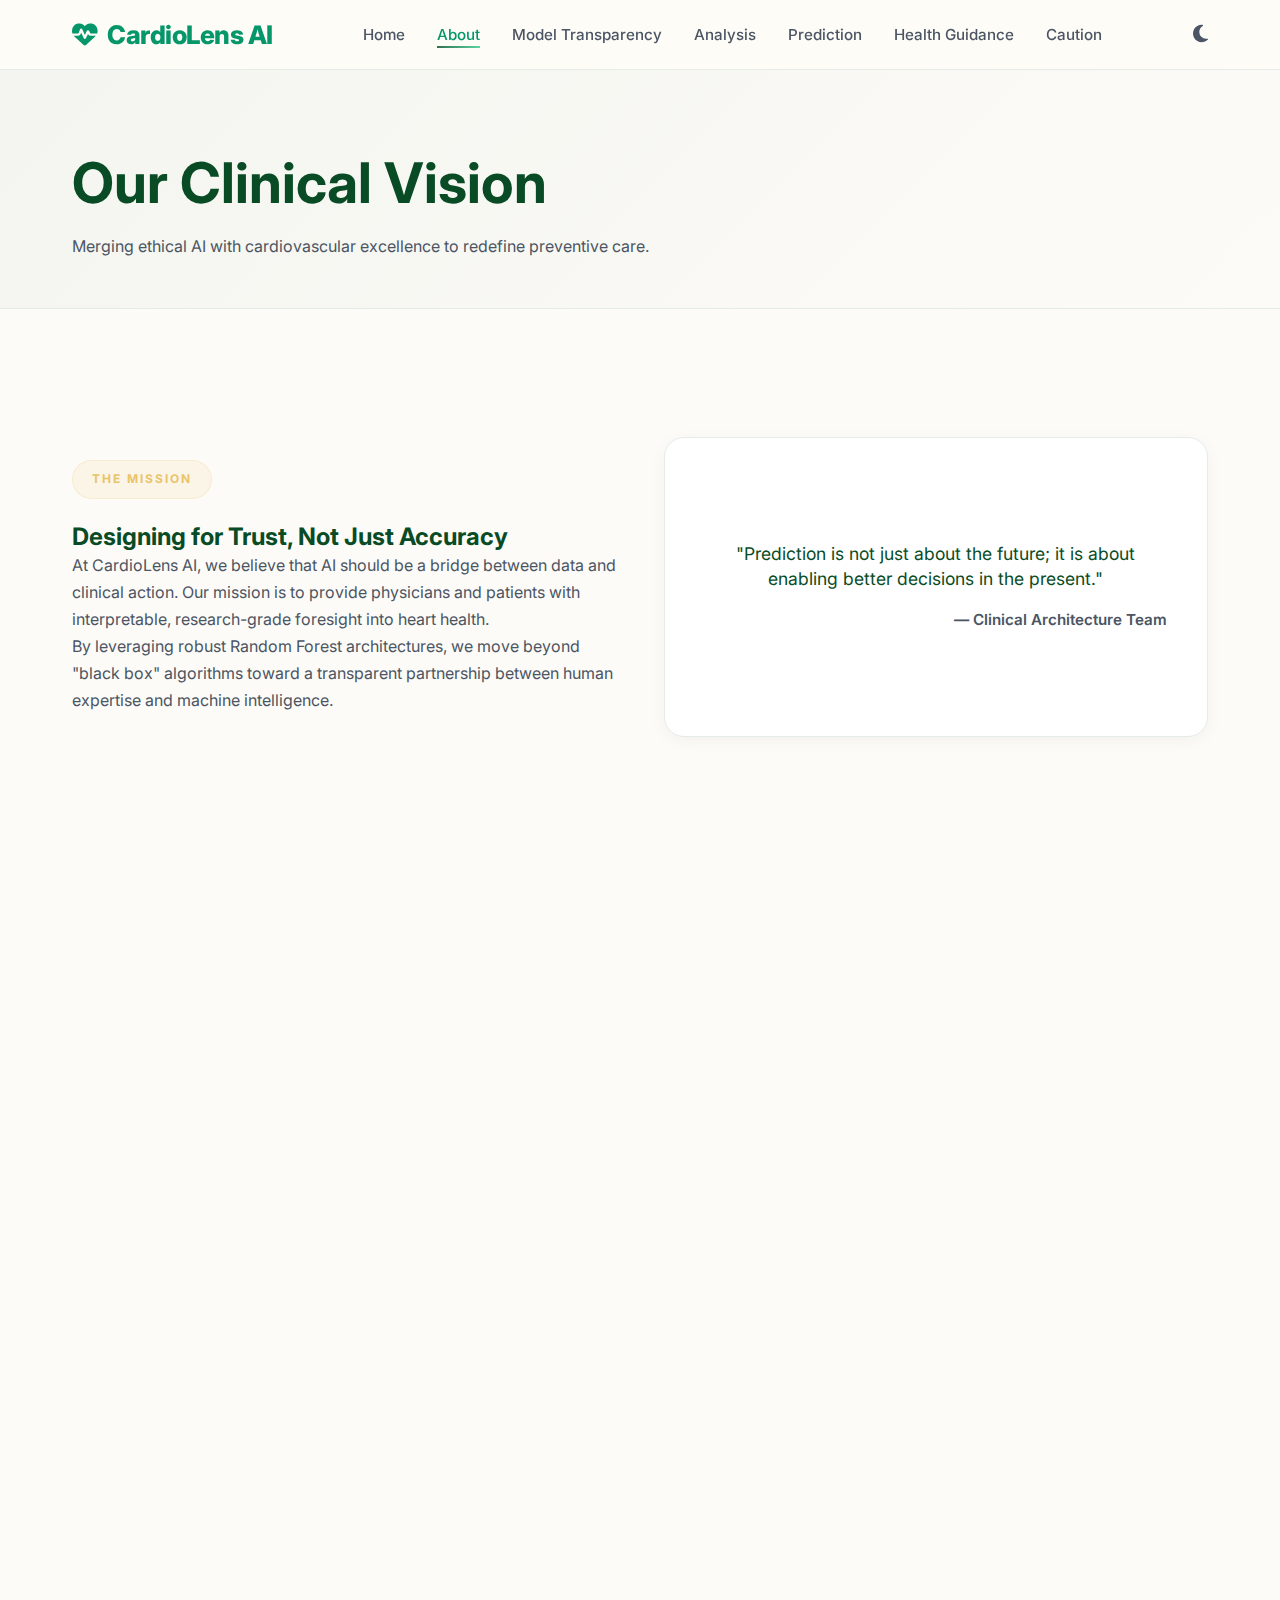
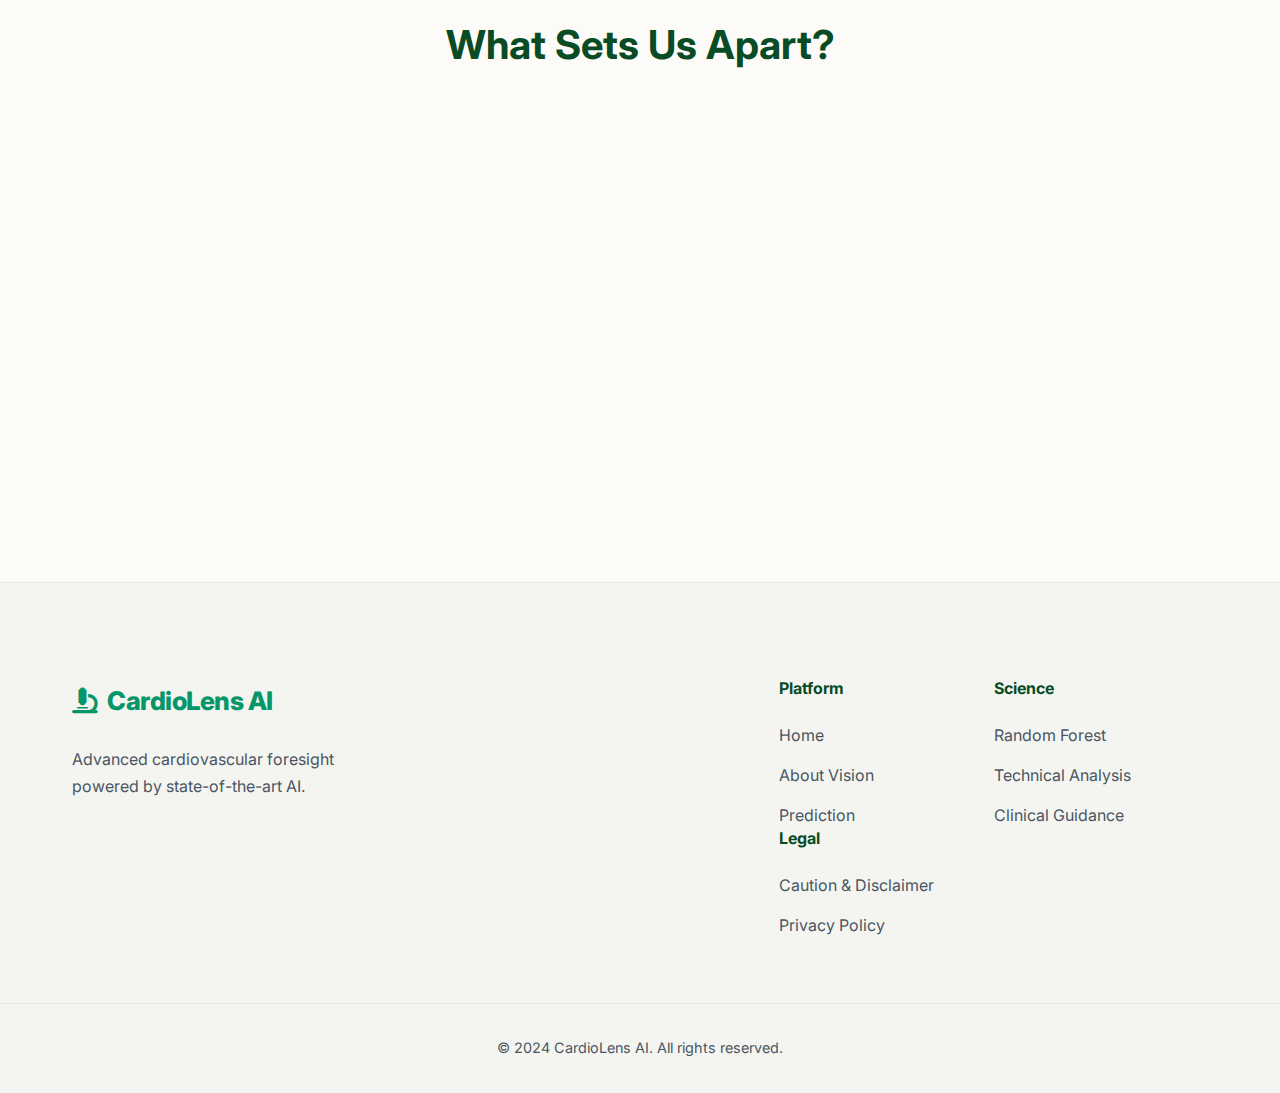
<file: Frontend/about.html>
<!DOCTYPE html>
<html lang="en">

<head>
    <meta charset="UTF-8">
    <meta name="viewport" content="width=device-width, initial-scale=1.0">
    <title>About CardioLens AI | Vision & Clinical Integrity</title>
    <!-- Font Awesome for Icons -->
    <link rel="stylesheet" href="https://cdnjs.cloudflare.com/ajax/libs/font-awesome/6.4.0/css/all.min.css">
    <!-- Google Fonts: Inter -->
    <link href="https://fonts.googleapis.com/css2?family=Inter:wght@300;400;500;600;700&display=swap" rel="stylesheet">
    <link rel="stylesheet" href="style.css">
</head>

<body class="light-theme">
    <nav class="navbar" id="navbar">
        <div class="container nav-container">
            <a href="index.html" class="logo">
                <!-- <i class="fas fa-microscope"></i> -->
                <i class="heartbeat fas fa-heart-pulse"></i>
                <span>CardioLens AI</span>
            </a>
            <ul class="nav-menu" id="nav-menu">
                <li><a href="index.html">Home</a></li>
                <li><a href="about.html" class="active">About</a></li>
                <li><a href="model.html">Model Transparency</a></li>
                <li><a href="analysis.html">Analysis</a></li>
                <li><a href="prediction.html">Prediction</a></li>
                <li><a href="guidance.html">Health Guidance</a></li>
                <li><a href="caution.html">Caution</a></li>
            </ul>
            <div class="nav-actions">
                <button id="theme-toggle" class="theme-btn" aria-label="Toggle Theme">
                    <i class="fas fa-moon"></i>
                </button>
                <div class="hamburger" id="hamburger">
                    <span class="bar"></span>
                    <span class="bar"></span>
                    <span class="bar"></span>
                </div>
            </div>
        </div>
    </nav>

    <main>
        <header class="page-header">
            <div class="container animate-up">
                <h1>Our Clinical Vision</h1>
                <p>Merging ethical AI with cardiovascular excellence to redefine preventive care.</p>
            </div>
        </header>

        <section class="vision-section">
            <div class="container grid-2">
                <div class="vision-text animate-up">
                    <div class="tag-badge">THE MISSION</div>
                    <h2>Designing for Trust, Not Just Accuracy</h2>
                    <p>At CardioLens AI, we believe that AI should be a bridge between data and clinical action. Our
                        mission is to provide physicians and patients with interpretable, research-grade foresight into
                        heart health.</p>
                    <p>By leveraging robust Random Forest architectures, we move beyond "black box" algorithms toward a
                        transparent partnership between human expertise and machine intelligence.</p>
                </div>
                <div class="vision-image card animate-fade">
                    <blockquote>"Prediction is not just about the future; it is about enabling better decisions in the
                        present."</blockquote>
                    <cite>— Clinical Architecture Team</cite>
                </div>
            </div>
        </section>

        <section class="cvd-education bg-secondary">
            <div class="container">
                <div class="section-header animate-up">
                    <h2>Understanding the Silent Threat</h2>
                    <p>Cardiovascular Disease (CVD) remains the leading cause of mortality globally. Early detection is
                        not just a benefit; it is a necessity.</p>
                </div>
                <div class="grid-2">
                    <div class="card animate-up">
                        <h3>Reactive vs. Proactive Care</h3>
                        <p>Traditional healthcare often waits for symptoms to appear. CardioLens AI shifts the focus to
                            <strong>proactive foresight</strong>, identifying subtle clinical markers before they
                            escalate into emergencies.
                        </p>
                    </div>
                    <div class="card animate-up">
                        <h3>The Complexity of Markers</h3>
                        <p>CVD isn't caused by a single factor. It is the result of a delicate interplay between blood
                            pressure, cholesterol, demographics, and lifestyle choices. Our AI synthesizes these 13
                            features concurrently.</p>
                    </div>
                </div>
            </div>
        </section>

        <section class="pillars">
            <div class="container">
                <div class="section-header">
                    <h2>What Sets Us Apart?</h2>
                </div>
                <div class="features-grid">
                    <div class="feature-card animate-up">
                        <div class="feature-icon"><i class="fas fa-brain"></i></div>
                        <h3>Interpretability</h3>
                        <p>We prioritize Random Forest models specifically because they offer clear feature importance,
                            allowing clinicians to see <em>why</em> a risk value was assigned.</p>
                    </div>
                    <div class="feature-card animate-up">
                        <div class="feature-icon"><i class="fas fa-vial"></i></div>
                        <h3>Clinical Integrity</h3>
                        <p>Our data ingestion process strictly follows clinical norms, ensuring that every prediction is
                            grounded in established medical research.</p>
                    </div>
                    <div class="feature-card animate-up">
                        <div class="feature-icon"><i class="fas fa-hand-holding-medical"></i></div>
                        <h3>Decision Support</h3>
                        <p>CardioLens AI is designed as a secondary observer, providing a "second opinion" that empowers
                            human medical professionals.</p>
                    </div>
                </div>
            </div>
        </section>
    </main>

    <footer class="footer">
        <!-- Same as index.html -->
        <div class="container footer-container">
            <div class="footer-info">
                <div class="logo">
                    <i class="fas fa-microscope"></i>
                    <span>CardioLens AI</span>
                </div>
                <p>Advanced cardiovascular foresight powered by state-of-the-art AI.</p>
            </div>
            <div class="footer-links">
                <div class="footer-col">
                    <h4>Platform</h4>
                    <ul>
                        <li><a href="index.html">Home</a></li>
                        <li><a href="about.html">About Vision</a></li>
                        <li><a href="prediction.html">Prediction</a></li>
                    </ul>
                </div>
                <div class="footer-col">
                    <h4>Science</h4>
                    <ul>
                        <li><a href="model.html">Random Forest</a></li>
                        <li><a href="analysis.html">Technical Analysis</a></li>
                        <li><a href="guidance.html">Clinical Guidance</a></li>
                    </ul>
                </div>
                <div class="footer-col">
                    <h4>Legal</h4>
                    <ul>
                        <li><a href="caution.html">Caution & Disclaimer</a></li>
                        <li><a href="#">Privacy Policy</a></li>
                    </ul>
                </div>
            </div>
        </div>
        <div class="footer-bottom">
            <div class="container">
                <p>&copy; 2024 CardioLens AI. All rights reserved.</p>
            </div>
        </div>
    </footer>

    <script src="script.js"></script>
</body>

</html>
</file>
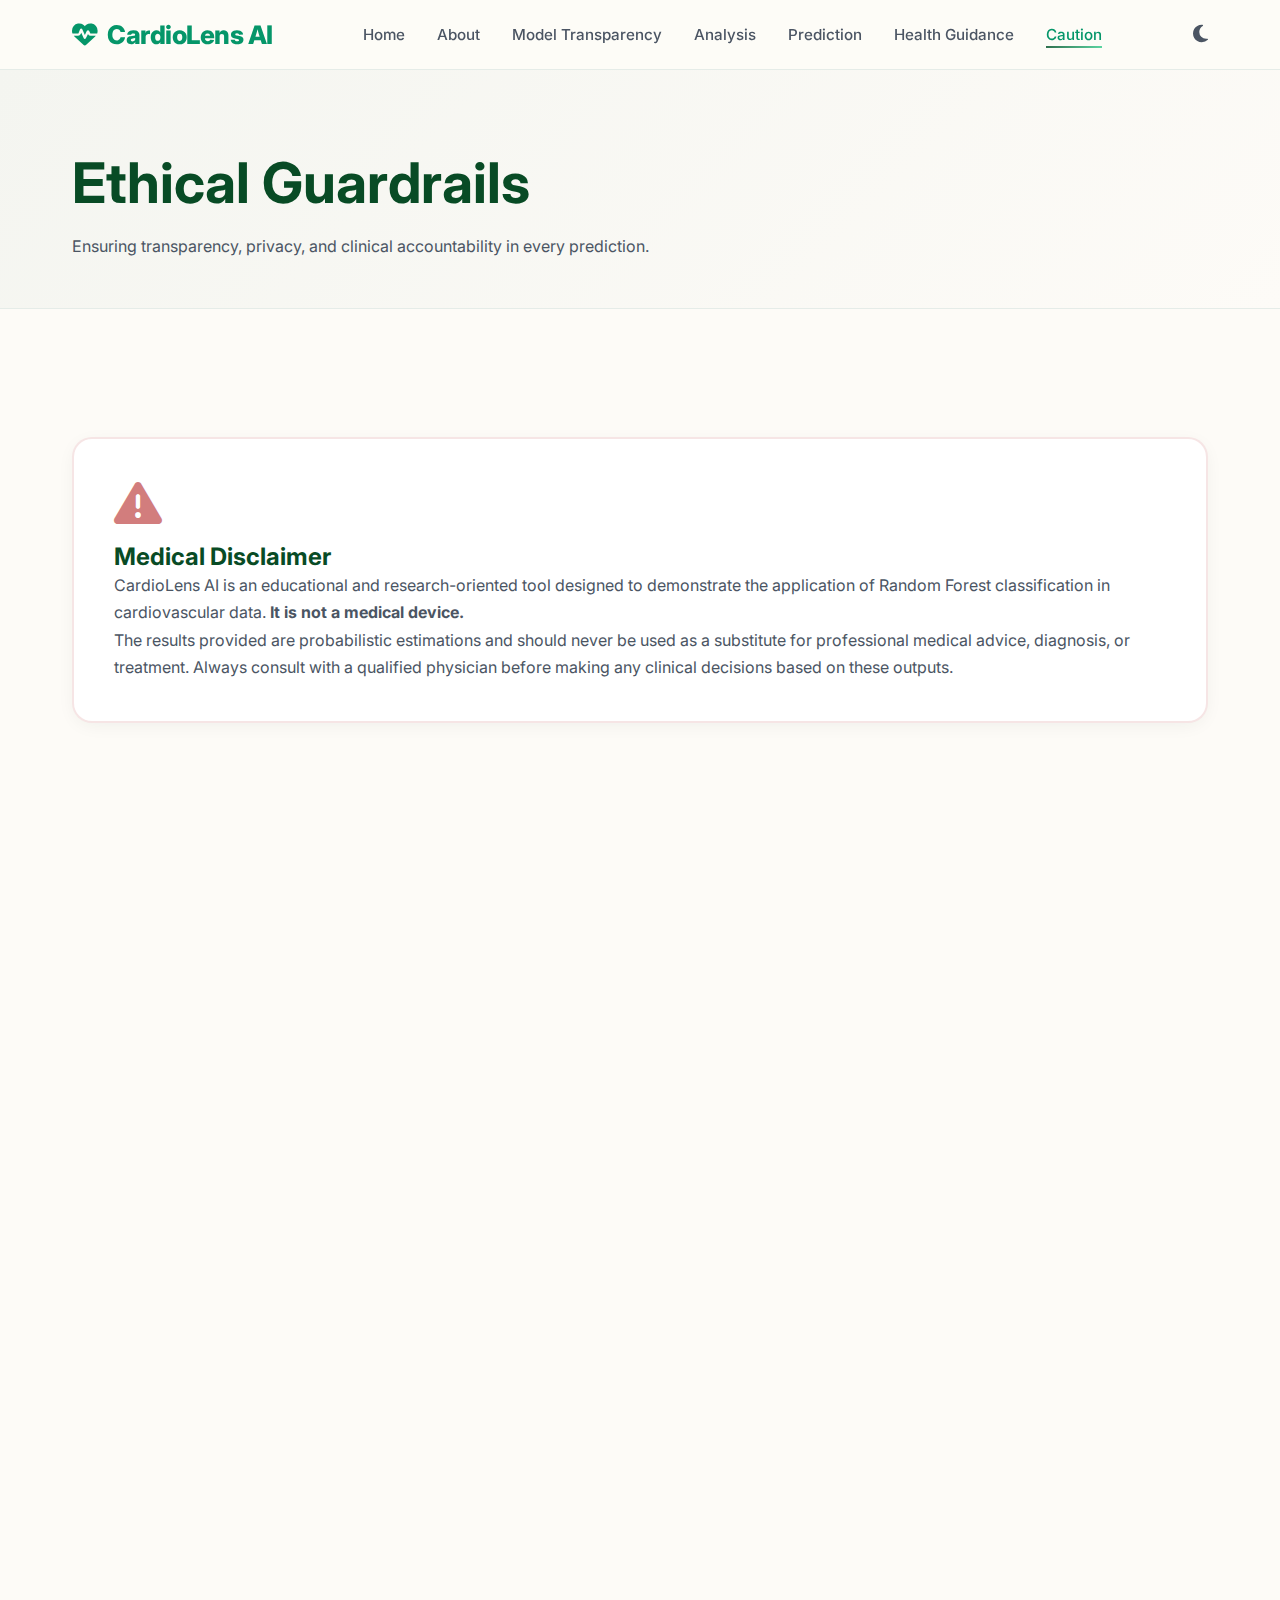
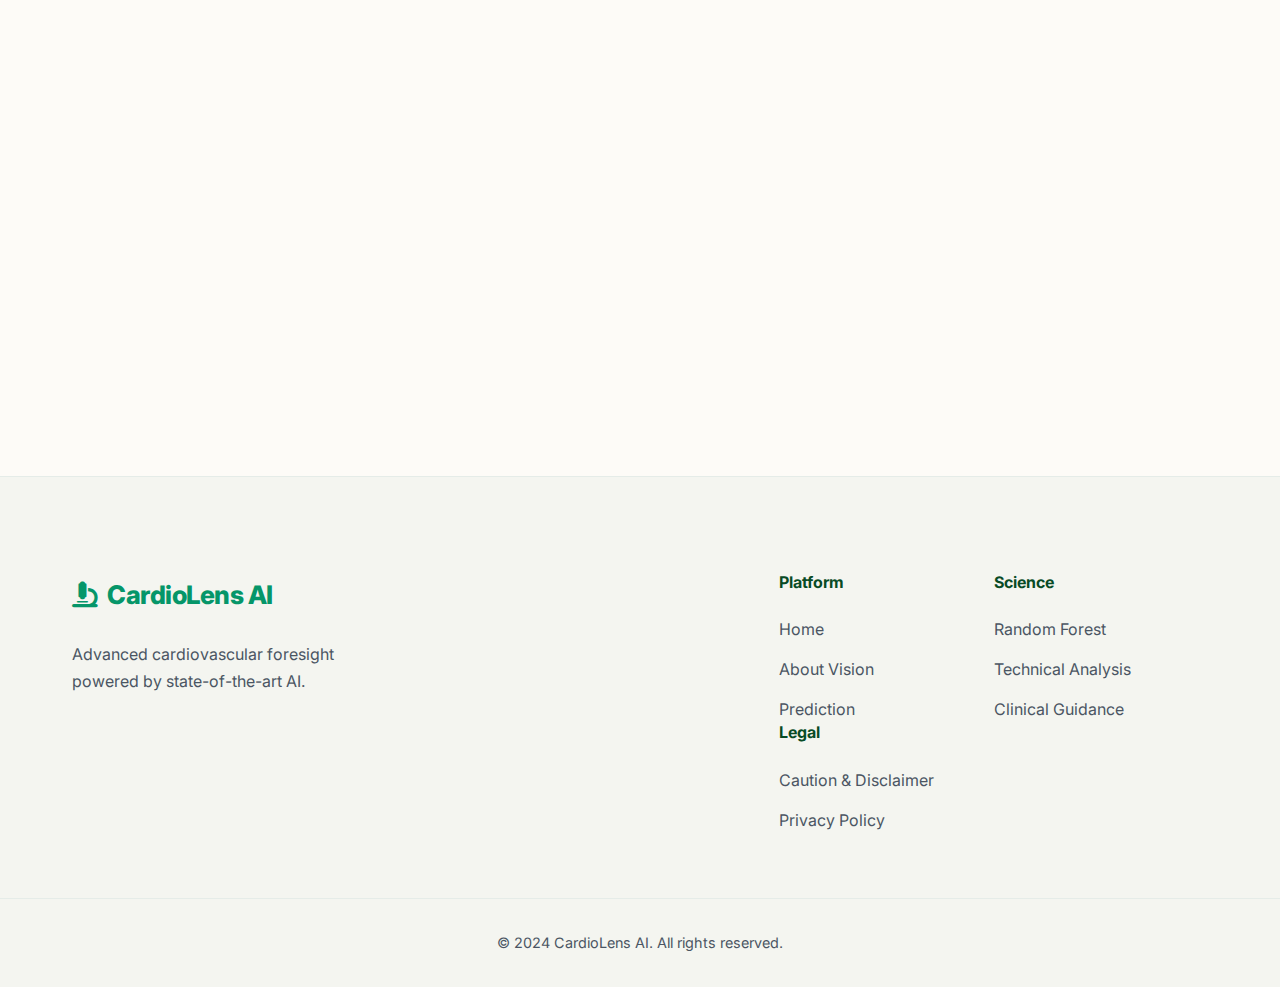
<file: Frontend/caution.html>
<!DOCTYPE html>
<html lang="en">

<head>
    <meta charset="UTF-8">
    <meta name="viewport" content="width=device-width, initial-scale=1.0">
    <title>Caution & Ethics | CardioLens AI Clinical Guardrails</title>
    <!-- For Header symbol -->
    <link rel="icon" href="assets/heart.ico" type="image/x-icon">
    <!-- Font Awesome for Icons -->
    <link rel="stylesheet" href="https://cdnjs.cloudflare.com/ajax/libs/font-awesome/6.4.0/css/all.min.css">
    <!-- Google Fonts: Inter -->
    <link href="https://fonts.googleapis.com/css2?family=Inter:wght@300;400;500;600;700&display=swap" rel="stylesheet">
    <link rel="stylesheet" href="style.css">
</head>

<body class="light-theme">
    <nav class="navbar" id="navbar">
        <div class="container nav-container">
            <a href="index.html" class="logo">
                <!-- <i class="fas fa-microscope"></i> -->
                <i class="heartbeat fas fa-heart-pulse"></i>
                <span>CardioLens AI</span>
            </a>
            <ul class="nav-menu" id="nav-menu">
                <li><a href="index.html">Home</a></li>
                <li><a href="about.html">About</a></li>
                <li><a href="model.html">Model Transparency</a></li>
                <li><a href="analysis.html">Analysis</a></li>
                <li><a href="prediction.html">Prediction</a></li>
                <li><a href="guidance.html">Health Guidance</a></li>
                <li><a href="caution.html" class="active">Caution</a></li>
            </ul>
            <div class="nav-actions">
                <button id="theme-toggle" class="theme-btn" aria-label="Toggle Theme">
                    <i class="fas fa-moon"></i>
                </button>
                <div class="hamburger" id="hamburger">
                    <span class="bar"></span>
                    <span class="bar"></span>
                    <span class="bar"></span>
                </div>
            </div>
        </div>
    </nav>

    <main>
        <header class="page-header">
            <div class="container animate-up">
                <h1>Ethical Guardrails</h1>
                <p>Ensuring transparency, privacy, and clinical accountability in every prediction.</p>
            </div>
        </header>

        <section class="disclaimer-section">
            <div class="container">
                <div class="card rose-border animate-up">
                    <div class="caution-header">
                        <i class="fas fa-triangle-exclamation text-rose"
                            style="font-size: 3rem; margin-bottom: 1rem;"></i>
                        <h2>Medical Disclaimer</h2>
                    </div>
                    <div class="guidance-content">
                        <p>CardioLens AI is an educational and research-oriented tool designed to demonstrate the
                            application of Random Forest classification in cardiovascular data. <strong>It is not a
                                medical device.</strong></p>
                        <p>The results provided are probabilistic estimations and should never be used as a substitute
                            for professional medical advice, diagnosis, or treatment. Always consult with a qualified
                            physician before making any clinical decisions based on these outputs.</p>
                    </div>
                </div>
            </div>
        </section>

        <section class="ethics-grid bg-secondary">
            <div class="container">
                <div class="grid-2">
                    <div class="card animate-up" style="box-shadow: 0 4px 10px rgba(0, 0, 0, 0.08); /* shadow-md */">
                        <div class="feature-icon"><i class="fas fa-user-shield"></i></div>
                        <h3>Data Privacy Assurances</h3>
                        <p>We process data locally on the frontend or through secure, ephemeral API endpoints. No
                            clinical data provided in the prediction form is stored permanently or sold to third
                            parties.</p>
                    </div>
                    <div class="card animate-up" style="box-shadow: 0 4px 10px rgba(0, 0, 0, 0.08); /* shadow-md */">
                        <div class="feature-icon"><i class="fas fa-microchip"></i></div>
                        <h3>Probabilistic Nature of AI</h3>
                        <p>AI models reflect patterns in training data; they do not "know" biological truth. The
                            accuracy of 73.02% is a statistical measure, meaning errors are expected in
                            out-of-distribution cases.</p>
                    </div>
                </div>
            </div>
        </section>

        <section class="research-acknowledgment">
            <div class="container">
                <div class="section-header animate-up">
                    <h2>Research Acknowledgment</h2>
                    <p>Building on the shoulders of the clinical research community.</p>
                </div>
                <div class="card animate-up">
                    <p>The underlying diagnostic logic and training datasets are derived from public clinical research
                        repositories, including the UCI Machine Learning Repository (Heart Disease Dataset). We
                        acknowledge the work of the clinicians and researchers who contributed to these open-source
                        resources.</p>
                    <div class="tag-badge" style="width: fit-content; margin-top: 1.5rem;">ESTABLISHED 2024</div>
                </div>
            </div>
        </section>
    </main>

    <footer class="footer">
        <div class="container footer-container">
            <div class="footer-info">
                <div class="logo">
                    <i class="fas fa-microscope"></i>
                    <span>CardioLens AI</span>
                </div>
                <p>Advanced cardiovascular foresight powered by state-of-the-art AI.</p>
            </div>
            <div class="footer-links">
                <div class="footer-col">
                    <h4>Platform</h4>
                    <ul>
                        <li><a href="index.html">Home</a></li>
                        <li><a href="about.html">About Vision</a></li>
                        <li><a href="prediction.html">Prediction</a></li>
                    </ul>
                </div>
                <div class="footer-col">
                    <h4>Science</h4>
                    <ul>
                        <li><a href="model.html">Random Forest</a></li>
                        <li><a href="analysis.html">Technical Analysis</a></li>
                        <li><a href="guidance.html">Clinical Guidance</a></li>
                    </ul>
                </div>
                <div class="footer-col">
                    <h4>Legal</h4>
                    <ul>
                        <li><a href="caution.html">Caution & Disclaimer</a></li>
                        <li><a href="#">Privacy Policy</a></li>
                    </ul>
                </div>
            </div>
        </div>
        <div class="footer-bottom">
            <div class="container">
                <p>&copy; 2024 CardioLens AI. All rights reserved.</p>
            </div>
        </div>
    </footer>

    <script src="script.js"></script>
</body>

</html>
</file>
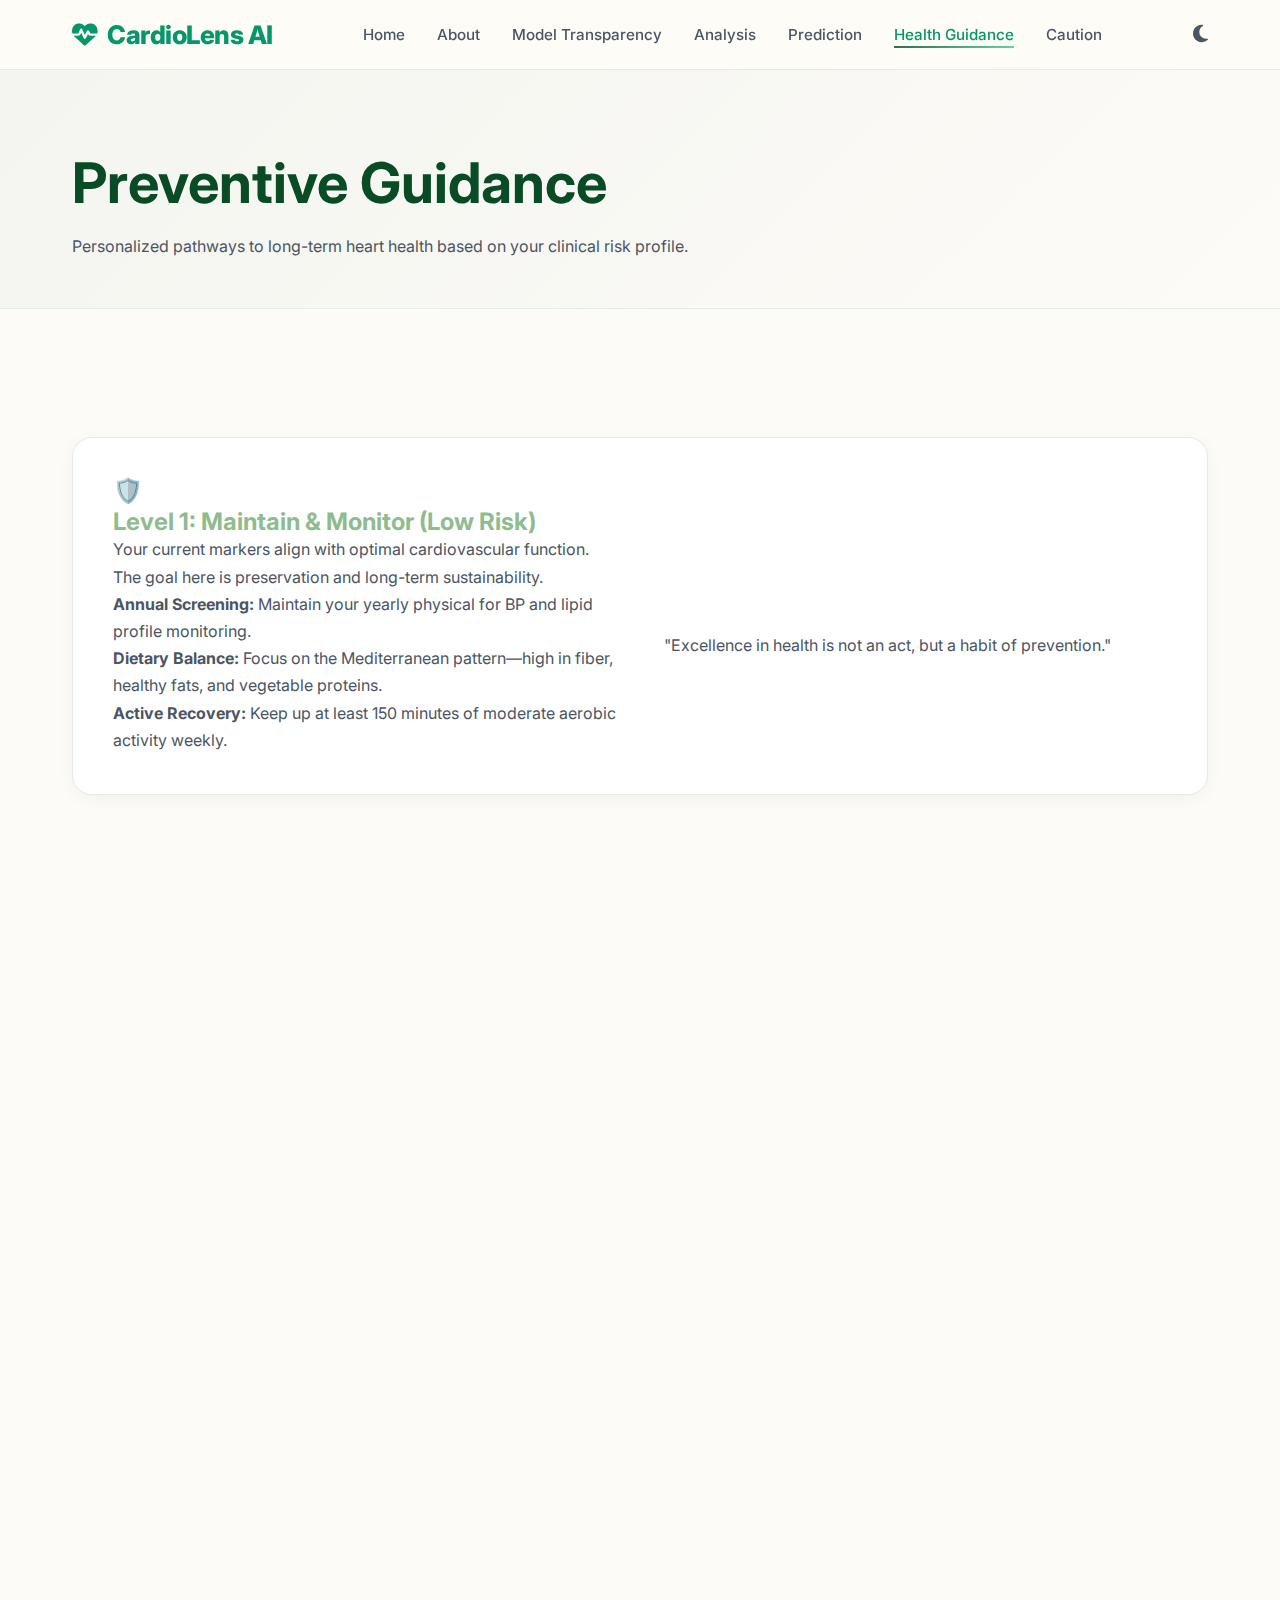
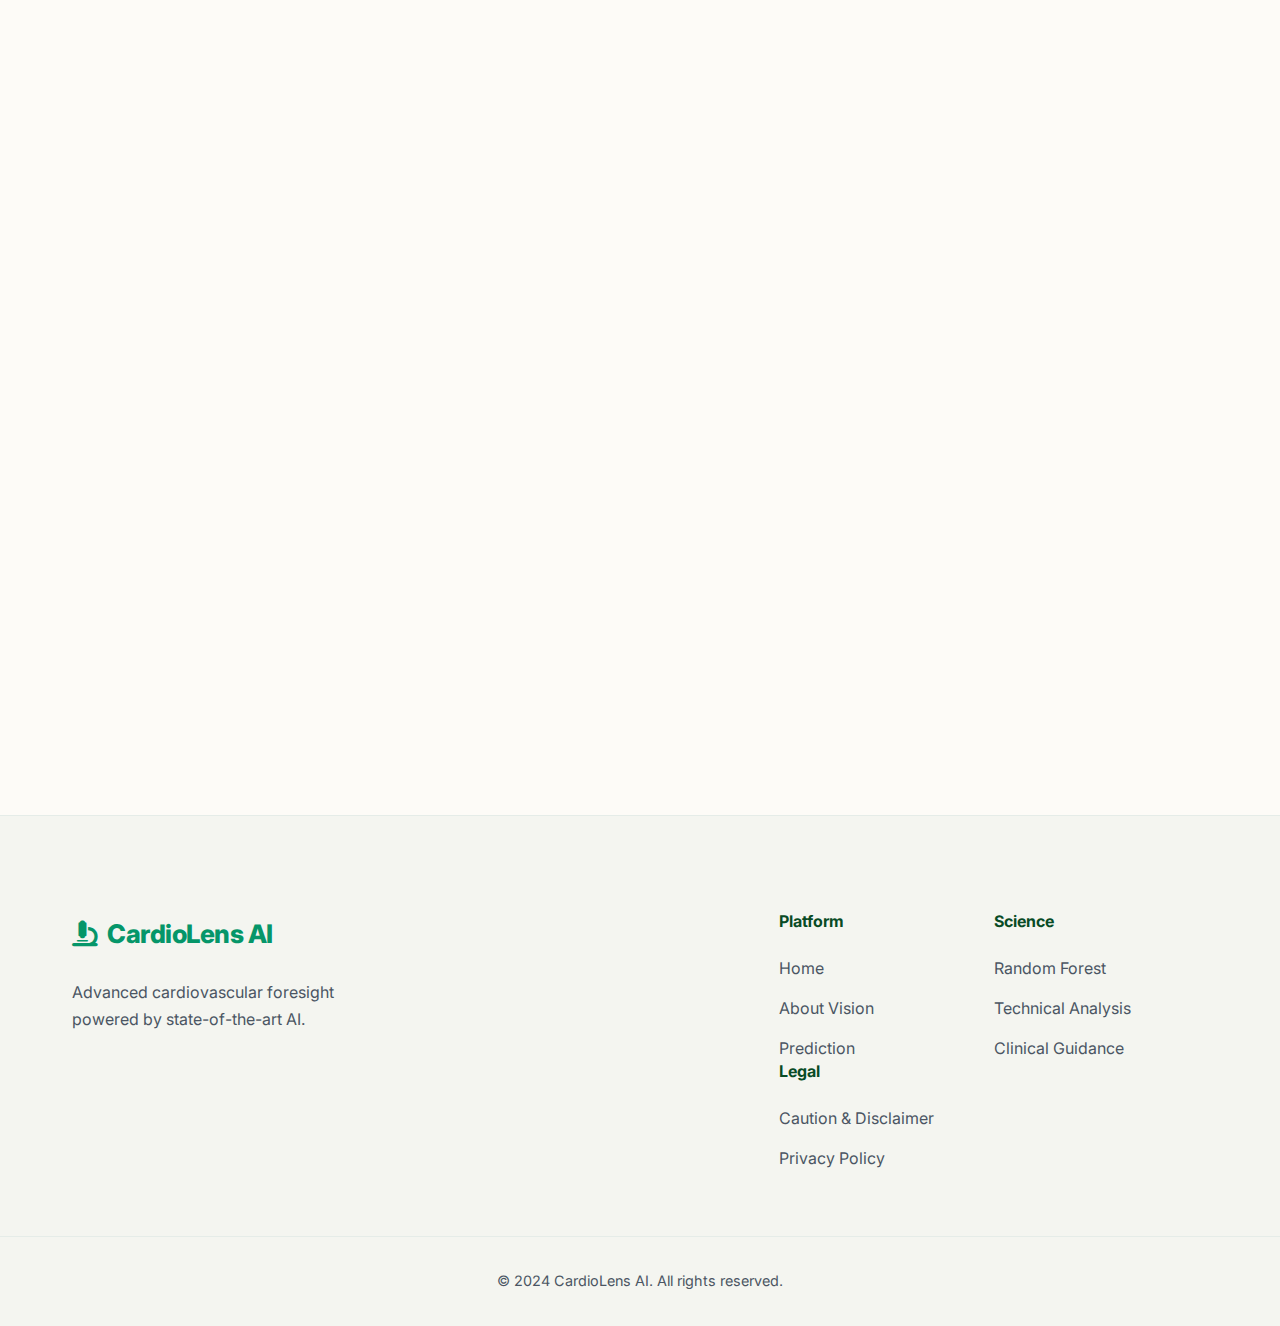
<file: Frontend/guidance.html>
<!DOCTYPE html>
<html lang="en">

<head>
    <meta charset="UTF-8">
    <meta name="viewport" content="width=device-width, initial-scale=1.0">
    <title>Health Guidance | Preventive Clinical Advice by CardioLens AI</title>
    <!-- Font Awesome for Icons -->
    <link rel="stylesheet" href="https://cdnjs.cloudflare.com/ajax/libs/font-awesome/6.4.0/css/all.min.css">
    <!-- Google Fonts: Inter -->
    <link href="https://fonts.googleapis.com/css2?family=Inter:wght@300;400;500;600;700&display=swap" rel="stylesheet">
    <link rel="stylesheet" href="style.css">
    <style>
        .small-images {
            font-size: 1.5rem;
        }
    </style>
</head>

<body class="light-theme">
    <nav class="navbar" id="navbar">
        <div class="container nav-container">
            <a href="index.html" class="logo">
                <!-- <i class="fas fa-microscope"></i> -->
                <i class="heartbeat fas fa-heart-pulse"></i>
                <span>CardioLens AI</span>
            </a>
            <ul class="nav-menu" id="nav-menu">
                <li><a href="index.html">Home</a></li>
                <li><a href="about.html">About</a></li>
                <li><a href="model.html">Model Transparency</a></li>
                <li><a href="analysis.html">Analysis</a></li>
                <li><a href="prediction.html">Prediction</a></li>
                <li><a href="guidance.html" class="active">Health Guidance</a></li>
                <li><a href="caution.html">Caution</a></li>
            </ul>
            <div class="nav-actions">
                <button id="theme-toggle" class="theme-btn" aria-label="Toggle Theme">
                    <i class="fas fa-moon"></i>
                </button>
                <div class="hamburger" id="hamburger">
                    <span class="bar"></span>
                    <span class="bar"></span>
                    <span class="bar"></span>
                </div>
            </div>
        </div>
    </nav>

    <main>
        <header class="page-header">
            <div class="container animate-up">
                <h1>Preventive Guidance</h1>
                <p>Personalized pathways to long-term heart health based on your clinical risk profile.</p>
            </div>
        </header>

        <section class="risk-guidance">
            <div class="container">
                <!-- Low Risk -->
                <div class="guidance-block card animate-up highlight-emerald">
                    <div class="guidance-header">
                        <!-- <i class="fas fa-heart text-sage small-images" style="color: red; font-size: larger;"></i> -->
                        <i class="fas fa-shield-check small-images">🛡️</i>
                        <h2 style="color:darkseagreen">Level 1: Maintain & Monitor (Low Risk)</h2>
                    </div>
                    <div class="grid-2">
                        <div class="guidance-content">
                            <p>Your current markers align with optimal cardiovascular function. The goal here is
                                preservation and long-term sustainability.</p>
                            <ul class="check-list">
                                <li><strong>Annual Screening:</strong> Maintain your yearly physical for BP and lipid
                                    profile monitoring.</li>
                                <li><strong>Dietary Balance:</strong> Focus on the Mediterranean pattern—high in fiber,
                                    healthy fats, and vegetable proteins.</li>
                                <li><strong>Active Recovery:</strong> Keep up at least 150 minutes of moderate aerobic
                                    activity weekly.</li>
                            </ul>
                        </div>
                        <div class="quote-card animate-fade">
                            <p>"Excellence in health is not an act, but a habit of prevention."</p>
                        </div>
                    </div>
                </div>

                <!-- Moderate Risk -->
                <div class="guidance-block card animate-up highlight-amber" style="margin-top: 3rem;">
                    <div class="guidance-header">
                        <i class="fas fa-stethoscope text-amber small-images" style="color: #e9c46a;"></i>
                        <h2 style="color:#e9c46a">Level 2: Investigation & Action (Moderate Risk)</h2>
                    </div>
                    <div class="grid-2">
                        <div class="guidance-content">
                            <p>Certain clinical markers suggest minor deviations from the optimal range. This is a
                                crucial window for intervention.</p>
                            <ul class="check-list">
                                <li><strong>Lipid Deep-Dive:</strong> Request an advanced lipid panel (ApoB, Lp(a)) to
                                    better understand risk drivers.</li>
                                <li><strong>Sodium Reduction:</strong> Aim for < 2,300mg sodium daily to reduce arterial
                                        pressure.</li>
                                <li><strong>Stress Management:</strong> Incorporate mindfulness or restorative sleep
                                    hygiene to lower cortisol-driven BP spikes.</li>
                            </ul>
                        </div>
                        <div class="callout animate-fade">
                            <i class="fas fa-info-circle"></i>
                            <p>Early lifestyle adjustments at this stage can significantly reverse moderate risk
                                markers.</p>
                        </div>
                    </div>
                </div>

                <!-- High Risk -->
                <div class="guidance-block card animate-up highlight-rose" style="margin-top: 3rem;">
                    <div class="guidance-header">
                        <i class="fas fa-exclamation-triangle text-rose small-images" style="color:crimson"></i>
                        <h2 style="color:crimson">Level 3: Urgent Clinical Support (High Risk)</h2>
                    </div>
                    <div class="grid-2">
                        <div class="guidance-content">
                            <p>Your profile indicates significant markers that require professional medical
                                prioritization.</p>
                            <ul class="check-list">
                                <li><strong>Consultation:</strong> Seek an immediate evaluation with a cardiologist.
                                </li>
                                <li><strong>Daily Monitoring:</strong> Track blood pressure twice daily—morning and
                                    evening.</li>
                                <li><strong>Restrictive Diet:</strong> Move toward a strict DASH or plant-forward
                                    protocol immediately.</li>
                            </ul>
                        </div>
                        <div class="emergency-box animate-fade">
                            <h4>Priority Access</h4>
                            <p>Contact your primary healthcare provider today to discuss these results professionally.
                            </p>
                        </div>
                    </div>
                </div>
            </div>
        </section>

        <section class="lifestyle-checklist bg-secondary">
            <div class="container">
                <div class="section-header animate-up">
                    <h2>Universal Heart Health Pillars</h2>
                    <p>Regardless of risk level, these three pillars are non-negotiable for longevity.</p>
                </div>
                <div class="features-grid">
                    <div class="feature-card animate-up"
                        style="box-shadow: 0 4px 10px rgba(0, 0, 0, 0.08); /* shadow-md */">
                        <div class="feature-icon"><i class="fas fa-walking"></i></div>
                        <h3>The 10k Target</h3>
                        <p>Aim for consistent movement. Even 30 minutes of brisk walking significantly improves
                            endothelial function.</p>
                    </div>
                    <div class="feature-card animate-up"
                        style="box-shadow: 0 4px 10px rgba(0, 0, 0, 0.08); /* shadow-md */">
                        <div class="feature-icon"><i class="fas fa-seedling"></i></div>
                        <h3>Plate Composition</h3>
                        <p>Half your plate should consist of colorful, non-starchy vegetables at every major meal.</p>
                    </div>
                    <div class="feature-card animate-up"
                        style="box-shadow: 0 4px 10px rgba(0, 0, 0, 0.08); /* shadow-md */">
                        <div class="feature-icon"><i class="fas fa-bed"></i></div>
                        <h3>Consistency is Key</h3>
                        <p>7-9 hours of quality sleep allows the heart rate and blood pressure to dip, resting the
                            cardiovascular system.</p>
                    </div>
                </div>
            </div>
        </section>
    </main>

    <footer class="footer">
        <div class="container footer-container">
            <div class="footer-info">
                <div class="logo">
                    <i class="fas fa-microscope"></i>
                    <span>CardioLens AI</span>
                </div>
                <p>Advanced cardiovascular foresight powered by state-of-the-art AI.</p>
            </div>
            <div class="footer-links">
                <div class="footer-col">
                    <h4>Platform</h4>
                    <ul>
                        <li><a href="index.html">Home</a></li>
                        <li><a href="about.html">About Vision</a></li>
                        <li><a href="prediction.html">Prediction</a></li>
                    </ul>
                </div>
                <div class="footer-col">
                    <h4>Science</h4>
                    <ul>
                        <li><a href="model.html">Random Forest</a></li>
                        <li><a href="analysis.html">Technical Analysis</a></li>
                        <li><a href="guidance.html">Clinical Guidance</a></li>
                    </ul>
                </div>
                <div class="footer-col">
                    <h4>Legal</h4>
                    <ul>
                        <li><a href="caution.html">Caution & Disclaimer</a></li>
                        <li><a href="#">Privacy Policy</a></li>
                    </ul>
                </div>
            </div>
        </div>
        <div class="footer-bottom">
            <div class="container">
                <p>&copy; 2024 CardioLens AI. All rights reserved.</p>
            </div>
        </div>
    </footer>

    <script src="script.js"></script>
</body>

</html>
</file>
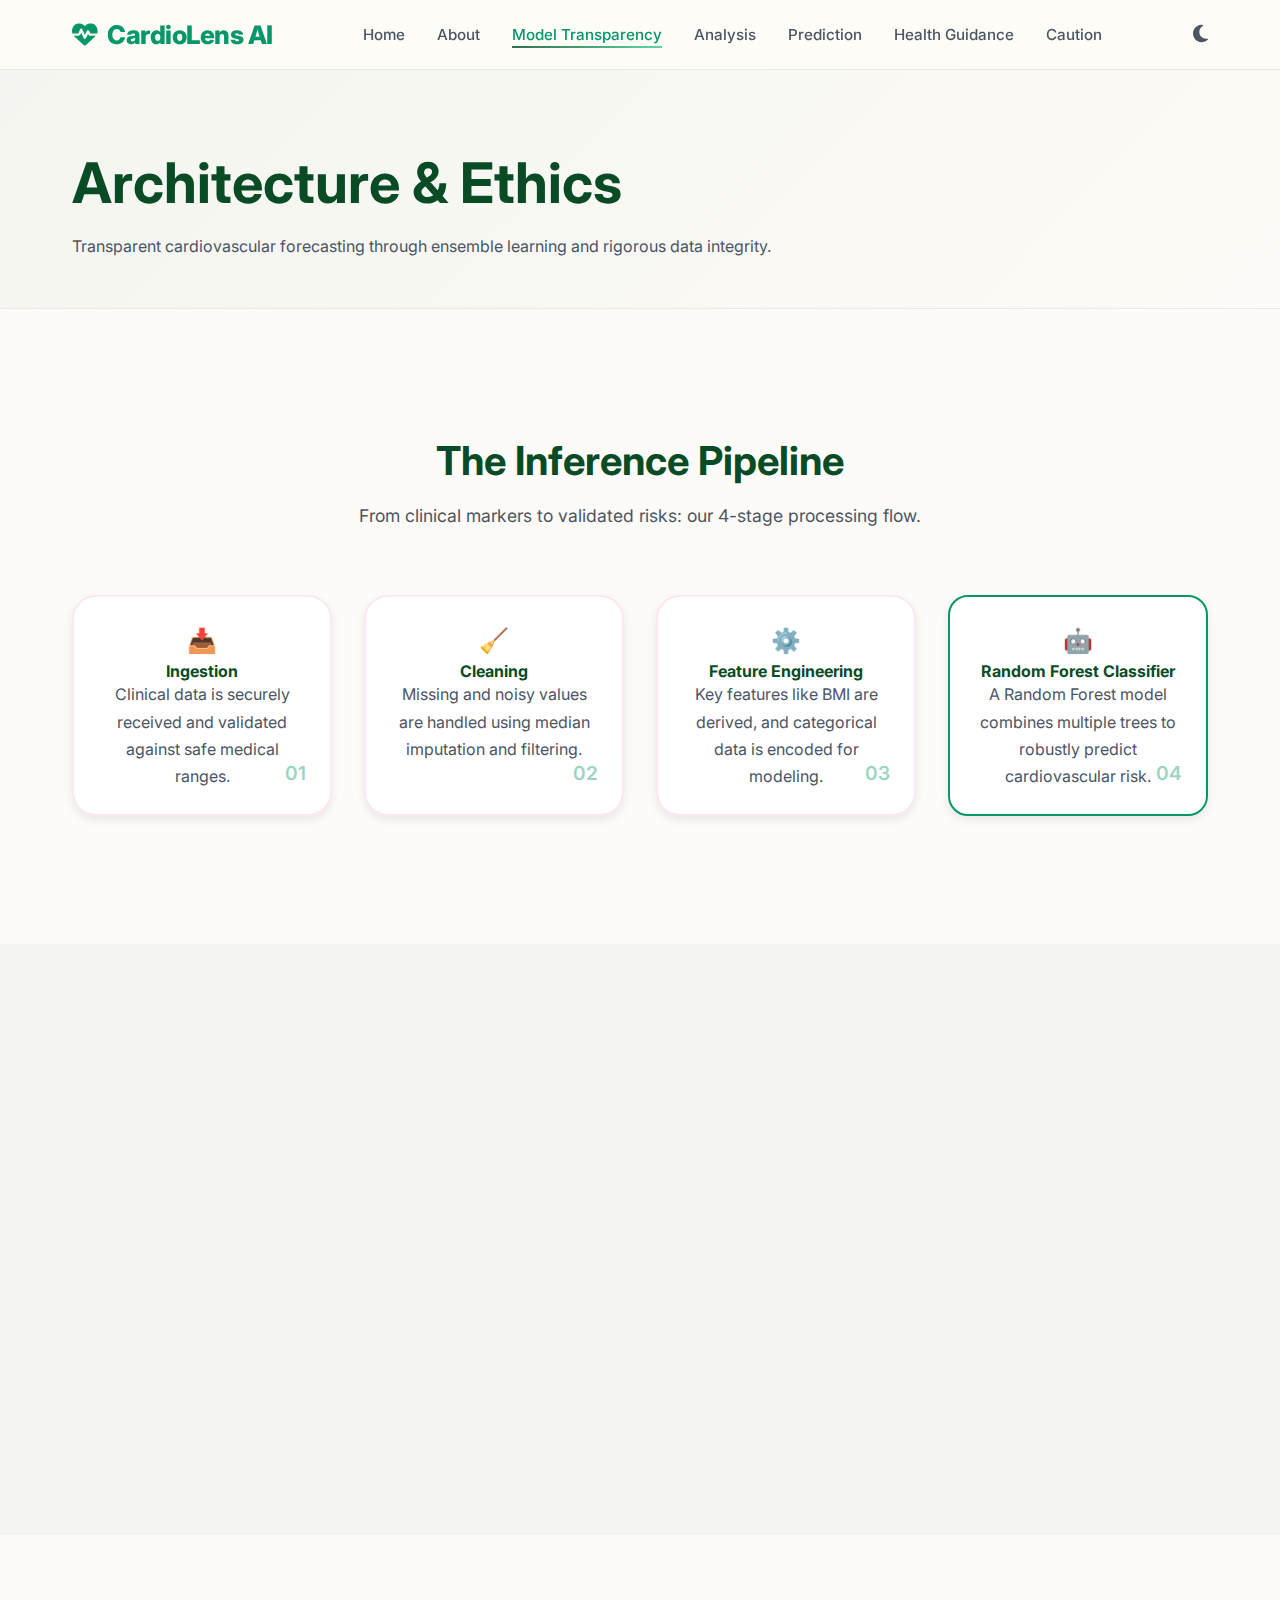
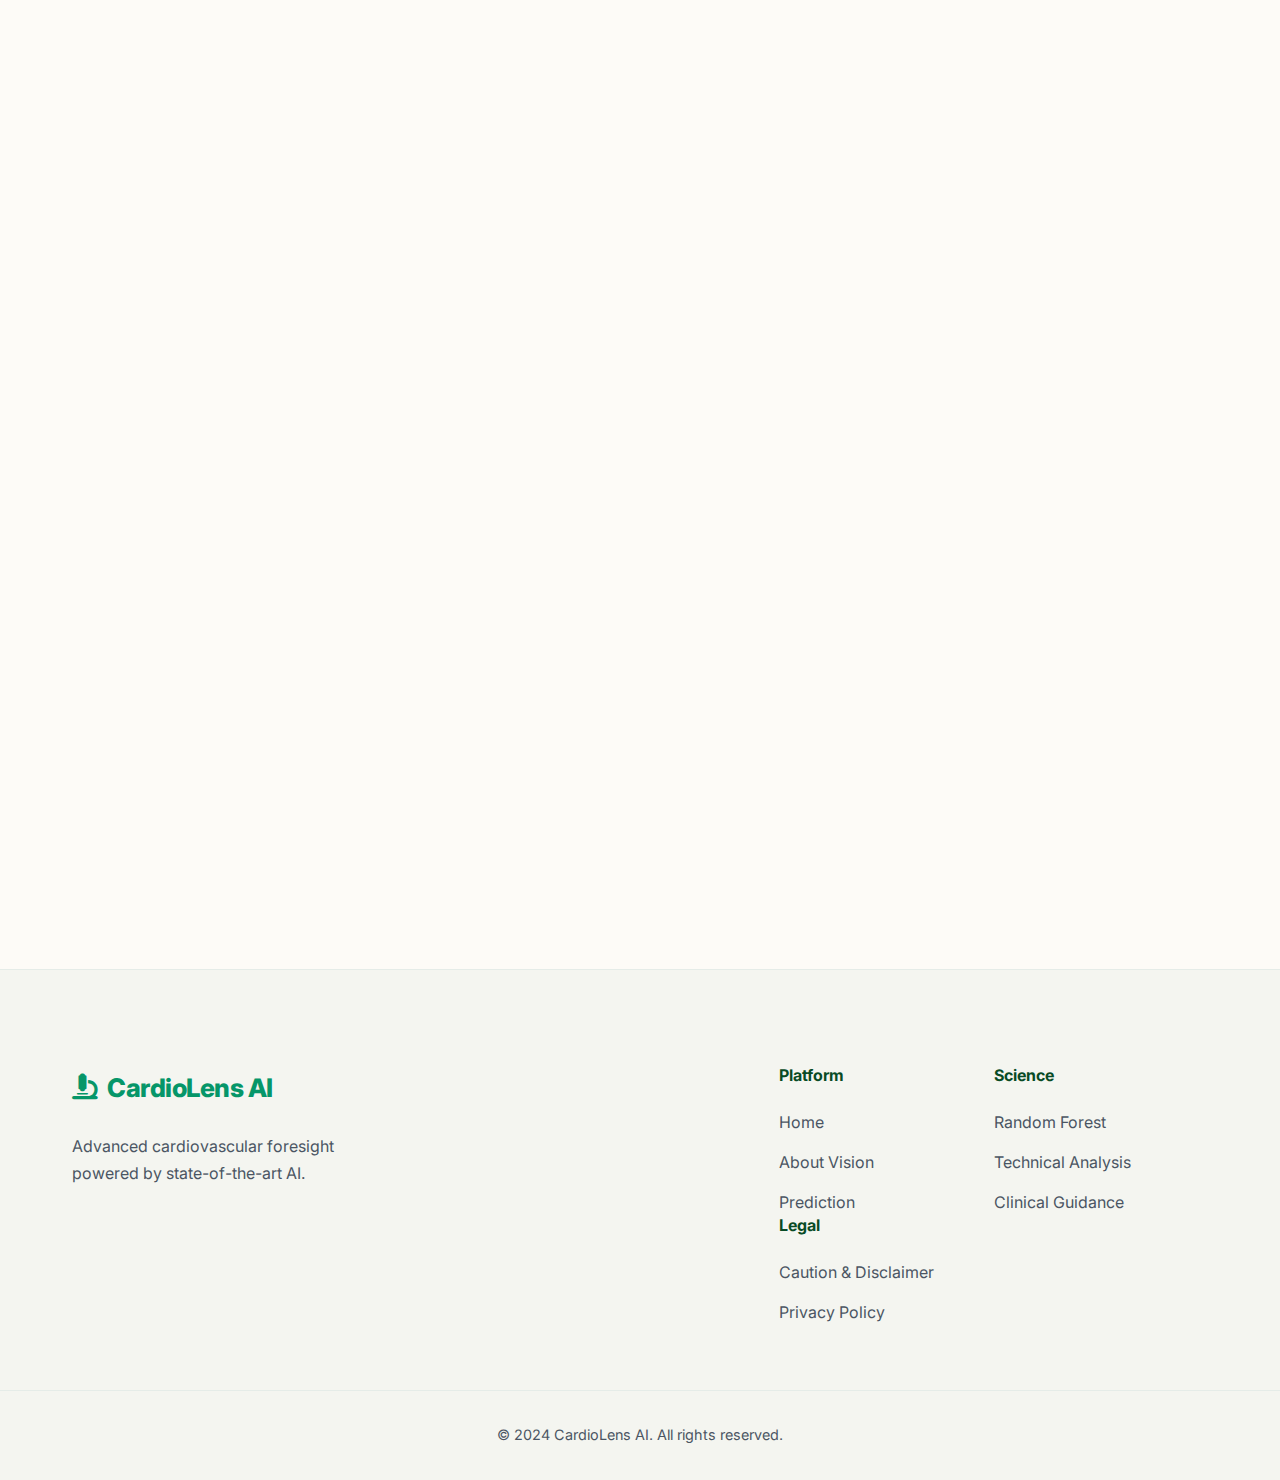
<file: Frontend/model.html>
<!DOCTYPE html>
<html lang="en">

<head>
    <meta charset="UTF-8">
    <meta name="viewport" content="width=device-width, initial-scale=1.0">
    <title>Model Transparency | CardioLens AI Random Forest Architecture</title>
    <!-- Font Awesome for Icons -->
    <link rel="stylesheet" href="https://cdnjs.cloudflare.com/ajax/libs/font-awesome/6.4.0/css/all.min.css">
    <!-- Google Fonts: Inter -->
    <link href="https://fonts.googleapis.com/css2?family=Inter:wght@300;400;500;600;700&display=swap" rel="stylesheet">
    <link rel="stylesheet" href="style.css">
    <!-- <link href="https://cdn.jsdelivr.net/npm/bootstrap@5.3.3/dist/css/bootstrap.min.css" rel="stylesheet"
        integrity="sha384-QWTKZyjpPEjISv5WaRU9OFeRpok6YctnYmDr5pNlyT2bRjXh0JMhjY6hW+ALEwIH" crossorigin="anonymous"> -->
</head>

<body class="light-theme">
    <nav class="navbar" id="navbar">
        <div class="container nav-container">
            <a href="index.html" class="logo">
                <!-- <i class="fas fa-microscope"></i> -->
                <i class="heartbeat fas fa-heart-pulse"></i>
                <span>CardioLens AI</span>
            </a>
            <ul class="nav-menu" id="nav-menu">
                <li><a href="index.html">Home</a></li>
                <li><a href="about.html">About</a></li>
                <li><a href="model.html" class="active">Model Transparency</a></li>
                <li><a href="analysis.html">Analysis</a></li>
                <li><a href="prediction.html">Prediction</a></li>
                <li><a href="guidance.html">Health Guidance</a></li>
                <li><a href="caution.html">Caution</a></li>
            </ul>
            <div class="nav-actions">
                <button id="theme-toggle" class="theme-btn" aria-label="Toggle Theme">
                    <i class="fas fa-moon"></i>
                </button>
                <div class="hamburger" id="hamburger">
                    <span class="bar"></span>
                    <span class="bar"></span>
                    <span class="bar"></span>
                </div>
            </div>
        </div>
    </nav>

    <main>
        <header class="page-header">
            <div class="container animate-up">
                <h1>Architecture & Ethics</h1>
                <p>Transparent cardiovascular forecasting through ensemble learning and rigorous data integrity.</p>
            </div>
        </header>

        <section class="inference-pipeline">
            <div class="container">
                <div class="section-header animate-up">
                    <h2>The Inference Pipeline</h2>
                    <p>From clinical markers to validated risks: our 4-stage processing flow.</p>
                </div>
                <div class="pipeline-flow animate-up">
                    <div class="pipeline-step" style="border: 2px solid #fce7f3;            /* border-pink-100 */
                                                    border-radius: 1.5rem;               /* rounded-3xl */
                                                    padding: 1.5rem;                     /* p-6 */
                                                    text-align: center;                  /* text-center */
                                                    box-shadow: 0 4px 10px rgba(0, 0, 0, 0.08); /* shadow-md */
                                                    transition: all 0.3s ease; ">
                        <div class="model-step-image">📥</div>
                        <div class="step-badge">01</div>
                        <h4>Ingestion</h4>
                        <p>Clinical data is securely received and validated against safe medical ranges.</p>
                    </div>
                    <div class="pipeline-step " style="border: 2px solid #fce7f3;            /* border-pink-100 */
                                                    border-radius: 1.5rem;               /* rounded-3xl */
                                                    padding: 1.5rem;                     /* p-6 */
                                                    text-align: center;                  /* text-center */
                                                    box-shadow: 0 4px 10px rgba(0, 0, 0, 0.08); /* shadow-md */
                                                    transition: all 0.3s ease; ">
                        <div class="model-step-image">🧹</div>
                        <div class=" step-badge ">02</div>
                        <h4>Cleaning</h4>
                        <p>Missing and noisy values are handled using median imputation and filtering.</p>
                    </div>
                    <div class=" pipeline-step" style="border: 2px solid #fce7f3;            /* border-pink-100 */
                                                    border-radius: 1.5rem;               /* rounded-3xl */
                                                    padding: 1.5rem;                     /* p-6 */
                                                    text-align: center;                  /* text-center */
                                                    box-shadow: 0 4px 10px rgba(0, 0, 0, 0.08); /* shadow-md */
                                                    transition: all 0.3s ease; ">
                        <div class="model-step-image">⚙️</div>
                        <div class="step-badge">03</div>
                        <h4>Feature Engineering</h4>
                        <p>Key features like BMI are derived, and categorical data is encoded for modeling.
                    </div>
                    <div class="pipeline-step spotlight" style="padding: 1.5rem;                     /* p-6 */
                                                    text-align: center;                  /* text-center */
                                                    box-shadow: 0 4px 10px rgba(0, 0, 0, 0.08); /* shadow-md */
                                                    transition: all 0.3s ease; ">
                        <div class="model-step-image">🤖</div>
                        <div class="step-badge">04</div>
                        <h4>Random Forest Classifier</h4>
                        <p>A Random Forest model combines multiple trees to robustly predict cardiovascular risk.</p>
                    </div>
                </div>
            </div>
        </section>

        <section class="data-transformation bg-secondary-background">
            <div class="container">
                <div class="grid-2">
                    <div class="text-block animate-up">
                        <h2>Data Transformation Summary</h2>
                        <p>Our model was trained on the UCI Heart Disease dataset, augmented with synthetic clinical
                            records to ensure a balanced representation across sexes and age groups.</p>
                        <ul class="check-list">
                            <li><strong>Rows Retained:</strong> 1,025 validated clinical records.</li>
                            <li><strong>Feature Count:</strong> 13 primary features engineered into 22 model inputs.
                            </li>
                            <li><strong>Normalization:</strong> Min-Max scaling applied to cholesterol and blood
                                pressure features.</li>
                            <li><strong>Encoding:</strong> Labels converted to binary flags (0, 1) to ensure
                                classification consistency.</li>
                        </ul>
                    </div>
                    <div class="card animate-fade">
                        <div class="feature-importance-polished">
                            <h4>Feature Importance (Mean Decrease Gini)</h4>
                            <div class="bar-chart-container">
                                <div class="bar-row">
                                    <span class="bar-label">Age</span>
                                    <div class="bar-wrapper">
                                        <div class="bar-fill" style="width: 85%;"></div>
                                    </div>
                                </div>
                                <div class="bar-row">
                                    <span class="bar-label">Chol</span>
                                    <div class="bar-wrapper">
                                        <div class="bar-fill" style="width: 70%;"></div>
                                    </div>
                                </div>
                                <div class="bar-row">
                                    <span class="bar-label">Max HR</span>
                                    <div class="bar-wrapper">
                                        <div class="bar-fill" style="width: 65%;"></div>
                                    </div>
                                </div>
                                <div class="bar-row">
                                    <span class="bar-label">Sex</span>
                                    <div class="bar-wrapper">
                                        <div class="bar-fill" style="width: 40%;"></div>
                                    </div>
                                </div>
                            </div>
                        </div>
                    </div>
                </div>
            </div>
        </section>

        <section class="interpretability">
            <div class="container animate-up">
                <div class="card rose-border">
                    <h2>Interpretability over Complexity</h2>
                    <p>While deep neural networks offer high performance, they often function as "black boxes". In
                        medical AI, transparency is non-negotiable.</p>
                    <p>We chose <strong>Random Forest</strong> because it provides a clear "Importance Map"—allowing us
                        to explain exactly which clinical markers contributed most to a patient's risk score. This
                        balanced approach ensures high accuracy (73%+) while maintaining the human clinician's ability
                        to verify and trust the machine's output.</p>
                    <div class="quote-coral">"Trust in medical AI is built on the ability to explain 'Why' an answer was
                        given."</div>
                </div>
            </div>
        </section>
        <!-- Strategy Card -->
        <section class="strategy-section">
            <div class="container">
                <div class="strategy-card rose-border animate-up">
                    <h3 class="mb-6">Train-Test Validation Strategy</h3>
                    <div class="strategy-viz">
                        <div class="viz-train">TRAINING CORE (80%)</div>
                        <div class="viz-test">TEST SET (20%)</div>
                    </div>
                    <p class="strategy-info">
                        Our model learned heart patterns from 56,250 patients and was strictly validated against 13,750
                        unseen cases (based on confusion matrix summation) to ensure real-world reliability.
                    </p>
                </div>
            </div>
        </section>
    </main>

    <footer class="footer">
        <div class="container footer-container">
            <div class="footer-info">
                <div class="logo">
                    <i class="fas fa-microscope"></i>
                    <span>CardioLens AI</span>
                </div>
                <p>Advanced cardiovascular foresight powered by state-of-the-art AI.</p>
            </div>
            <div class="footer-links">
                <div class="footer-col">
                    <h4>Platform</h4>
                    <ul>
                        <li><a href="index.html">Home</a></li>
                        <li><a href="about.html">About Vision</a></li>
                        <li><a href="prediction.html">Prediction</a></li>
                    </ul>
                </div>
                <div class="footer-col">
                    <h4>Science</h4>
                    <ul>
                        <li><a href="model.html">Random Forest</a></li>
                        <li><a href="analysis.html">Technical Analysis</a></li>
                        <li><a href="guidance.html">Clinical Guidance</a></li>
                    </ul>
                </div>
                <div class="footer-col">
                    <h4>Legal</h4>
                    <ul>
                        <li><a href="caution.html">Caution & Disclaimer</a></li>
                        <li><a href="#">Privacy Policy</a></li>
                    </ul>
                </div>
            </div>
        </div>
        <div class="footer-bottom">
            <div class="container">
                <p>&copy; 2024 CardioLens AI. All rights reserved.</p>
            </div>
        </div>
    </footer>

    <script src="script.js"></script>
</body>

</html>
</file>
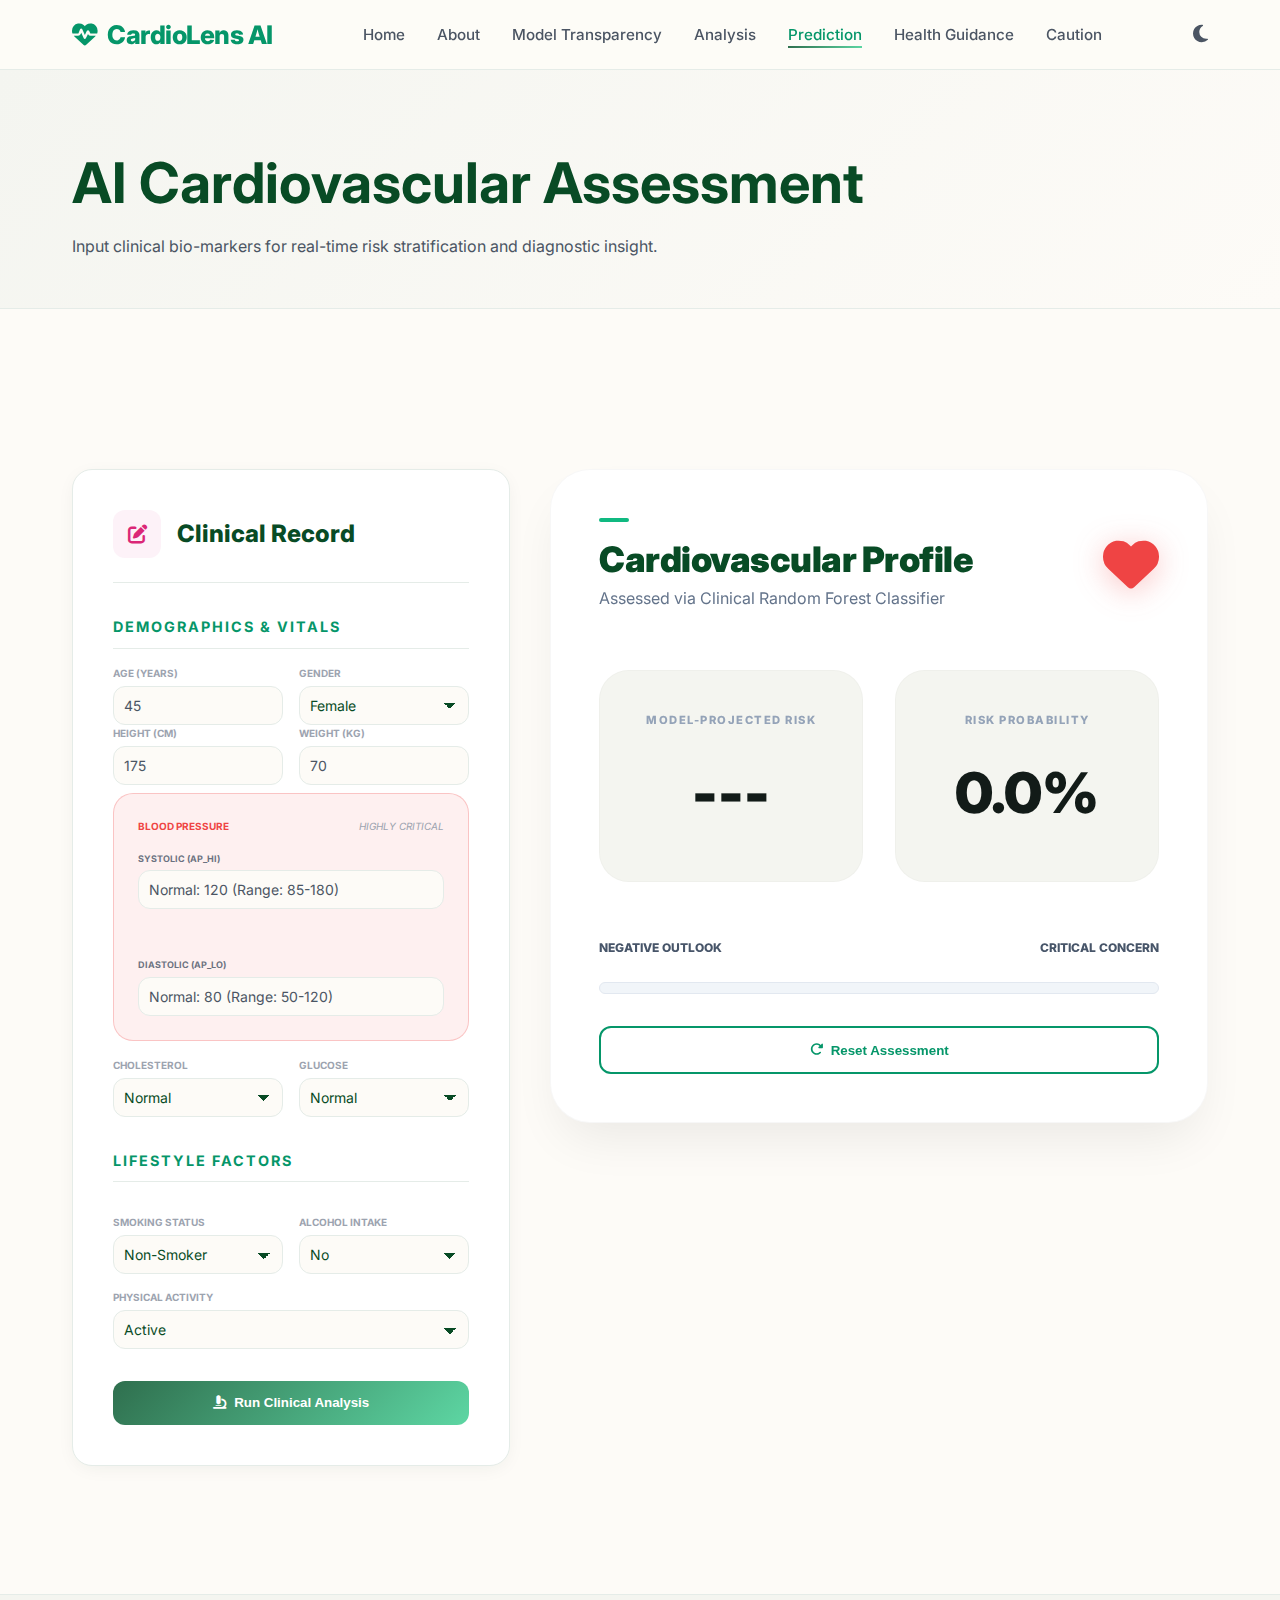
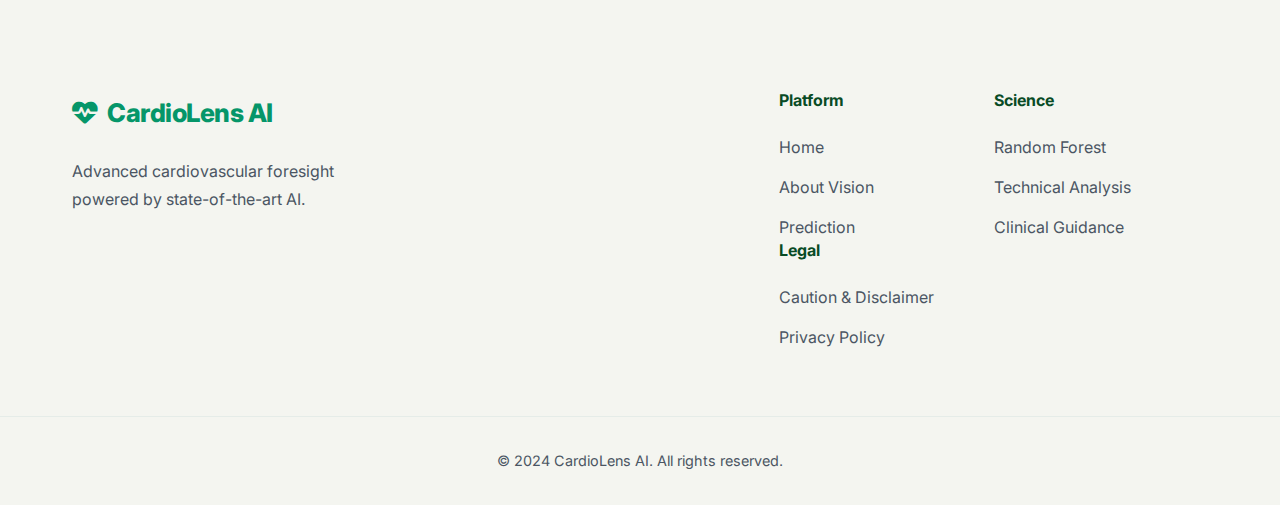
<file: Frontend/prediction.html>
<!DOCTYPE html>
<html lang="en">

<head>
    <meta charset="UTF-8">
    <meta name="viewport" content="width=device-width, initial-scale=1.0">
    <title>Risk Prediction | CardioLens AI Clinical Assessment</title>
    <!-- For Header symbol -->
    <link rel="icon" href="assets/heart.ico" type="image/x-icon">
    <!-- Font Awesome for Icons -->
    <link rel="stylesheet" href="https://cdnjs.cloudflare.com/ajax/libs/font-awesome/6.4.0/css/all.min.css">
    <!-- Google Fonts: Inter -->
    <link href="https://fonts.googleapis.com/css2?family=Inter:wght@300;400;500;600;700&display=swap" rel="stylesheet">
    <link rel="stylesheet" href="style.css">
</head>

<body class="light-theme">
    <nav class="navbar" id="navbar">
        <div class="container nav-container">
            <a href="index.html" class="logo">
                <i class="heartbeat fas fa-heart-pulse"></i>
                <span>CardioLens AI</span>
            </a>
            <ul class="nav-menu" id="nav-menu">
                <li><a href="index.html">Home</a></li>
                <li><a href="about.html">About</a></li>
                <li><a href="model.html">Model Transparency</a></li>
                <li><a href="analysis.html">Analysis</a></li>
                <li><a href="prediction.html" class="active">Prediction</a></li>
                <li><a href="guidance.html">Health Guidance</a></li>
                <li><a href="caution.html">Caution</a></li>
            </ul>
            <div class="nav-actions">
                <button id="theme-toggle" class="theme-btn" aria-label="Toggle Theme">
                    <i class="fas fa-moon"></i>
                </button>
                <div class="hamburger" id="hamburger">
                    <span class="bar"></span>
                    <span class="bar"></span>
                    <span class="bar"></span>
                </div>
            </div>
        </div>
    </nav>

    <main>
        <header class="page-header">
            <div class="container animate-up">
                <h1>AI Cardiovascular Assessment</h1>
                <p>Input clinical bio-markers for real-time risk stratification and diagnostic insight.</p>
            </div>
        </header>

        <section class="prediction-form-section">
            <div class="container">
                <div class="prediction-layout">
                    <!-- Left Column: Clinical Form -->
                    <div class="prediction-form-card card animate-fade">
                        <div class="form-header-premium">
                            <div class="form-header-icon">
                                <i class="fas fa-edit"></i>
                            </div>
                            <h2>Clinical Record</h2>
                        </div>

                        <form id="predictionForm" class="prediction-form">
                            <!-- AGE & GENDER -->
                            <div class="form-section-title">Demographics & Vitals</div>
                            <div class="form-grid-2">
                                <div class="form-field">
                                    <label class="field-label">Age (Years)</label>
                                    <input type="number" name="age" placeholder="45" min="18" max="100" required
                                        class="field-input">
                                </div>

                                <div class="form-field">
                                    <label class="field-label">Gender</label>
                                    <select name="gender" class="field-input">
                                        <option value="1">Female</option>
                                        <option value="2">Male</option>
                                    </select>
                                </div>
                            </div>

                            <!-- HEIGHT & WEIGHT -->
                            <div class="form-grid-2">
                                <div class="form-field">
                                    <label class="field-label">Height (cm)</label>
                                    <input type="number" name="height" placeholder="175" min="120" max="250" required
                                        class="field-input">
                                </div>

                                <div class="form-field">
                                    <label class="field-label">Weight (kg)</label>
                                    <input type="number" name="weight" placeholder="70" min="40" max="180" required
                                        class="field-input">
                                </div>
                            </div>

                            <!-- BLOOD PRESSURE CARD -->
                            <div class="bp-card-premium">
                                <div class="bp-header-flex">
                                    <span class="bp-title">Blood Pressure</span>
                                    <em class="bp-note">Highly Critical</em>
                                </div>

                                <div class="grid-1">
                                    <div class="form-field" style="padding-bottom: 16px;">
                                        <label class="field-label-sm">Systolic (ap_hi)</label>
                                        <input type="number" name="ap_hi" placeholder="Normal: 120 (Range: 85-180)"
                                            class="field-input-white" required>
                                    </div>

                                    <div class="form-field">
                                        <label class="field-label-sm">Diastolic (ap_lo)</label>
                                        <input type="number" name="ap_lo" placeholder="Normal: 80 (Range: 50-120)"
                                            class="field-input-white" required>
                                    </div>
                                </div>
                            </div>

                            <!-- CHOLESTEROL & GLUCOSE -->
                            <div class="form-grid-2" style="padding-top: 16px;">
                                <div class="form-field">
                                    <label class="field-label">Cholesterol</label>
                                    <select name="cholesterol" class="field-input">
                                        <option value="1">Normal</option>
                                        <option value="2">Above Normal</option>
                                        <option value="3">Well Above Normal</option>
                                    </select>
                                </div>

                                <div class="form-field">
                                    <label class="field-label">Glucose</label>
                                    <select name="gluc" class="field-input">
                                        <option value="1">Normal</option>
                                        <option value="2">Above Normal</option>
                                        <option value="3">Well Above Normal</option>
                                    </select>
                                </div>
                            </div>


                            <!-- LIFESTYLE -->
                            <div class="form-section-title">Lifestyle Factors</div>
                            <div class="form-grid-2" style="padding-top: 16px;">
                                <div class="form-field">
                                    <label class="field-label">Smoking Status</label>
                                    <select name="smoke" class="field-input">
                                        <option value="0">Non-Smoker</option>
                                        <option value="1">Smoker</option>
                                    </select>
                                </div>

                                <div class="form-field">
                                    <label class="field-label">Alcohol Intake</label>
                                    <select name="alco" class="field-input">
                                        <option value="0">No</option>
                                        <option value="1">Yes</option>
                                    </select>
                                </div>
                            </div>
                            <div class="form-field" style="margin-top: 15px;">
                                <label class="field-label">Physical Activity</label>
                                <select name="active" class="field-input" required>
                                    <option value="1" selected>Active</option>
                                    <option value="0">Sedentary</option>
                                </select>
                            </div>

                            <div class="form-actions" style="margin-top: 2rem;">
                                <button type="submit" class="btn btn-primary btn-block">
                                    <i class="fas fa-microscope"></i> Run Clinical Analysis
                                </button>
                            </div>
                        </form>
                    </div>

                    <!-- Right Column: State Management -->
                    <div class="prediction-column-sticky">

                        <!-- Result State -->
                        <div id="prediction-result" class="hidden animate-fade">
                            <div class="result-card-premium">
                                <div class="premium-header-flex">
                                    <div class="premium-title-group">
                                        <div class="h-line"></div>
                                        <h2 class="premium-title">Cardiovascular Profile</h2>
                                        <p class="premium-subtitle">Assessed via Clinical Random Forest Classifier</p>
                                    </div>
                                    <div class="premium-heart-icon heartbeat">
                                        <i class="fas fa-heart"></i>
                                    </div>
                                </div>

                                <div class="premium-metric-grid">
                                    <div class="metric-card">
                                        <span class="metric-label">MODEL-PROJECTED RISK</span>
                                        <div id="risk-label" class="metric-value">---</div>
                                    </div>
                                    <div class="metric-card">
                                        <span class="metric-label">Risk Probability</span>
                                        <div id="probability-text" class="metric-value">0.0%</div>
                                    </div>
                                </div>

                                <div class="premium-gauge-section">
                                    <div class="gauge-labels-premium">
                                        <span>NEGATIVE OUTLOOK</span>
                                        <span>CRITICAL CONCERN</span>
                                    </div>
                                    <div class="premium-gauge-track">
                                        <div id="gauge-fill" class="premium-gauge-fill"></div>
                                    </div>
                                </div>

                                <div class="result-actions-premium" style="padding-top: 2rem;">
                                    <button class="btn btn-secondary btn-block" onclick="location.reload()">
                                        <i class="fas fa-rotate-right"></i> Reset Assessment
                                    </button>
                                </div>
                            </div>
                        </div>

                    </div>
                </div>
            </div>
        </section>
    </main>

    <footer class="footer">
        <div class="container footer-container">
            <div class="footer-info">
                <div class="logo">
                    <!-- <i class="fas fa-microscope"></i> -->
                    <i class="fas fa-heart-pulse"></i>
                    <span>CardioLens AI</span>
                </div>
                <p>Advanced cardiovascular foresight powered by state-of-the-art AI.</p>
            </div>
            <div class="footer-links">
                <div class="footer-col">
                    <h4>Platform</h4>
                    <ul>
                        <li><a href="index.html">Home</a></li>
                        <li><a href="about.html">About Vision</a></li>
                        <li><a href="prediction.html">Prediction</a></li>
                    </ul>
                </div>
                <div class="footer-col">
                    <h4>Science</h4>
                    <ul>
                        <li><a href="model.html">Random Forest</a></li>
                        <li><a href="analysis.html">Technical Analysis</a></li>
                        <li><a href="guidance.html">Clinical Guidance</a></li>
                    </ul>
                </div>
                <div class="footer-col">
                    <h4>Legal</h4>
                    <ul>
                        <li><a href="caution.html">Caution & Disclaimer</a></li>
                        <li><a href="#">Privacy Policy</a></li>
                    </ul>
                </div>
            </div>
        </div>
        <div class="footer-bottom">
            <div class="container">
                <p>&copy; 2024 CardioLens AI. All rights reserved.</p>
            </div>
        </div>
    </footer>

    <script src="script.js"></script>
</body>

</html>
</file>
<file: Frontend/style.css>
:root {
    /* Light Theme Tokens - Sage Emerald & Soft Coral */
    --bg-primary: #fdfbf7;
    /* Ivory / Warm White */
    --bg-secondary: #f4f5f0;
    --text-primary: #084b25;
    /* Deep Emerald for headlines */
    --text-secondary: #4b5563;
    --accent-primarys: #059669;
    --accent-primary: linear-gradient(135deg, #2f6f4e, #5dd6a3);
    /* Sage Green */
    --accent-secondary: #e9967a;
    /* Soft Coral */
    --accent-danger: #d27d7d;
    /* Muted Red / Rose */
    --accent-warning: #e9c46a;
    /* Warm Sand/Amber */
    --accent-success: #88af9c;
    /* Soft Emerald */
    --card-bg: #ffffff;
    --card-shadow: 0 4px 20px -5px rgba(26, 47, 35, 0.08);
    --card-shadow-hover: 0 15px 35px -10px rgba(26, 47, 35, 0.15);
    --nav-bg: rgba(253, 251, 247, 0.85);
    --border-color: #e5ece8;
    --transition: 0.4s cubic-bezier(0.4, 0, 0.2, 1);
    --accent-warm: #e9c46a;
    /* Warm Sand/Amber for medical highlights */
    /* Metric Values */
    --metric-value-color: #121b18;
    /* Deep slate – premium & readable */
}

[data-theme="dark"] {
    /* Dark Theme Tokens - Deep Forest Charcoal */
    --bg-primary: #121b18;
    --bg-secondary: #0d1412;
    --text-primary: #e5ece8;
    --text-secondary: #9ca3af;
    --accent-primarys: #568399;
    --accent-primary: linear-gradient(135deg, #568399, #aebec6);
    /* Muted Teal / Soft Cyan for readability */
    --accent-secondary: #f0b9a5;
    /* Lighter Coral */
    --card-bg: #1a2522;
    --card-shadow: 0 10px 30px -10px rgba(0, 0, 0, 0.5);
    --card-shadow-hover: 0 20px 40px -12px rgba(0, 0, 0, 0.6);
    --nav-bg: rgba(18, 27, 24, 0.85);
    --border-color: #24332e;
}

[data-theme="dark"] {
    /* Form Surfaces */
    --form-bg: #16201d;
    --form-bg-soft: #1f2b27;
    --form-border: #2e3f39;

    /* Inputs */
    --input-bg: #1a2522;
    --input-bg-elevated: #22302b;
    --input-text: #e5ece8;
    --input-placeholder: #94a3b8;

    /* Danger (BP) */
    --danger-bg-soft: rgba(239, 68, 68, 0.12);
    --danger-border: rgba(239, 68, 68, 0.35);

    --metric-value-color: #e5ece8;
    /* Soft near-white (no eye strain) */
}


* {
    margin: 0;
    padding: 0;
    box-sizing: border-box;
}

html {
    scroll-behavior: smooth;
}

body {
    font-family: 'Inter', sans-serif;
    background-color: var(--bg-primary);
    color: var(--text-secondary);
    line-height: 1.7;
    transition: background-color 0.4s ease, color 0.4s ease;
    overflow-x: hidden;
}

.container {
    max-width: 1200px;
    margin: 0 auto;
    padding: 0 2rem;
}

/* Utility Grids */
.grid-1,
.grid-2,
.grid-3,
.grid-4 {
    display: grid;
    gap: 2rem;
}

.grid-1 {
    grid-template-columns: 1fr;
}

.grid-2 {
    grid-template-columns: repeat(2, 1fr);
    align-items: center;
    gap: 3rem;
}

.grid-3 {
    grid-template-columns: repeat(3, 1fr);
}

.grid-4 {
    grid-template-columns: repeat(4, 1fr);
    gap: 1.5rem;
}

/* Global overrides for smaller gaps where needed */
.gap-sm {
    gap: 1rem !important;
}

@media (max-width: 992px) {
    .container {
        padding: 0 1.5rem;
    }

    .grid-2,
    .grid-3,
    .grid-4 {
        grid-template-columns: 1fr;
        gap: 2rem;
    }
}

@media (max-width: 480px) {
    .container {
        padding: 0 1rem;
    }
}

/* Typography */
h1,
h2,
h3,
h4 {
    color: var(--text-primary);
    font-weight: 700;
    line-height: 1.2;
}

a {
    text-decoration: none;
    color: inherit;
    transition: all 0.3s cubic-bezier(0.4, 0, 0.2, 1);
}

ul {
    list-style: none;
}

/* Navbar */
.navbar {
    position: sticky;
    top: 0;
    z-index: 1000;
    background: var(--nav-bg);
    backdrop-filter: blur(12px);
    border-bottom: 1px solid var(--border-color);
    padding: 0.8rem 0;
}

.nav-container {
    display: flex;
    justify-content: space-between;
    align-items: center;
}

.logo {
    display: flex;
    align-items: center;
    gap: 0.6rem;
    font-size: 1.6rem;
    font-weight: 800;
    color: var(--accent-primarys);
    letter-spacing: -0.5px;
}

.nav-menu {
    display: flex;
    gap: 2rem;
}

.nav-menu a {
    font-size: 0.95rem;
    font-weight: 500;
    position: relative;
}

.nav-menu a::after {
    content: '';
    position: absolute;
    bottom: -4px;
    left: 0;
    width: 0;
    height: 2px;
    background: var(--accent-primary);
    transition: width 0.3s ease;
}

.nav-menu a:hover::after,
.nav-menu a.active::after {
    width: 100%;
}

.nav-menu a:hover,
.nav-menu a.active {
    color: var(--accent-primarys);
}

.nav-actions {
    display: flex;
    align-items: center;
    gap: 1.5rem;
}

.theme-btn {
    background: none;
    border: none;
    cursor: pointer;
    font-size: 1.25rem;
    color: var(--text-secondary);
}

.hamburger {
    display: none;
    cursor: pointer;
}

.bar {
    display: block;
    width: 25px;
    height: 3px;
    margin: 5px auto;
    background-color: var(--text-primary);
    transition: all 0.3s ease;
}

/* Hero Section - side-by-side on desktop, stacked on mobile */
.hero {
    min-height: 100vh;
    display: flex;
    align-items: center;
    justify-content: center;
    padding: 8rem 0 4rem;
    background: radial-gradient(circle at 10% 20%, rgba(78, 122, 97, 0.03) 0%, var(--bg-primary) 90%);
    overflow: hidden;
}

.hero-container {
    display: flex;
    flex-direction: row;
    align-items: center;
    justify-content: space-between;
    gap: 4rem;
    text-align: left;
}

.hero-content {
    flex: 1.2;
    max-width: 650px;
}

.hero-visual {
    flex: 1;
    display: flex;
    justify-content: center;
    align-items: center;
    position: relative;
    width: 100%;
}

.tag-badge {
    display: inline-block;
    padding: 0.5rem 1.2rem;
    background: rgba(78, 122, 97, 0.1);
    color: var(--accent-primarys);
    font-size: 0.75rem;
    font-weight: 700;
    letter-spacing: 2px;
    border-radius: 50px;
    margin-bottom: 1.5rem;
    border: 1px solid rgba(78, 122, 97, 0.2);
    text-transform: uppercase;
}

.hero-title {
    font-size: 4rem;
    line-height: 1.1;
    margin-bottom: 1.5rem;
    color: var(--text-primary);
    letter-spacing: -1px;
}

.hero-subtitle {
    font-size: 1.25rem;
    color: var(--text-secondary);
    margin-bottom: 3rem;
    line-height: 1.6;
}



.ecg-line {
    width: 60px;
    height: 2px;
    background: var(--border-color);
    margin-top: 0.5rem;
    position: relative;
    overflow: hidden;
}

.ecg-line::after {
    content: '';
    position: absolute;
    left: -100%;
    width: 100%;
    height: 100%;
    background: var(--accent-warm);
    animation: ecgFlow 3s infinite linear;
}

.hero-stats-badge {
    display: flex;
    gap: 2rem;
    margin-top: 3rem;
}

.metric-mini {
    display: flex;
    flex-direction: column;
}

.metric-mini .val {
    font-size: 1.8rem;
    font-weight: 800;
    color: var(--accent-primarys);
}

.metric-mini .lbl {
    font-size: 0.8rem;
    text-transform: uppercase;
    letter-spacing: 1px;
    color: var(--text-secondary);
}

.lbl {
    font-size: 0.90rem;
    /* text-xs */
    font-weight: 700;
    /* font-bold */
    color: #9ca3af;
    /* text-gray-400 */
    text-transform: uppercase;
    /* uppercase */
    margin-bottom: 0.25rem;
    /* mb-1 */
}

.hero-btns {
    display: flex;
    gap: 1.5rem;
    justify-content: center;
}

.btn {
    padding: 0.9rem 2.2rem;
    border-radius: 12px;
    font-weight: 600;
    cursor: pointer;
    transition: all 0.3s cubic-bezier(0.4, 0, 0.2, 1);
    display: inline-flex;
    align-items: center;
    justify-content: center;
    gap: 0.5rem;
}

.btn-primary {
    background: var(--accent-primary);
    color: white;
    border: none;
}

.btn-primary:hover {
    transform: translateY(-3px);
    box-shadow: 0 10px 15px -3px rgba(78, 122, 97, 0.3);
    filter: brightness(1.1);
}

.btn-secondary {
    background: transparent;
    color: var(--accent-primarys);
    border: 2px solid var(--accent-primarys);
}

.btn-secondary:hover {
    background: rgba(78, 122, 97, 0.05);
    transform: translateY(-3px);
}

/* Innovation Core */
.innovation-core {
    background-color: var(--bg-primary);
    padding: 8rem 0;
}

/* Tag Badge Premium */
.tag-badge {
    background: rgba(233, 196, 106, 0.1);
    color: var(--accent-warm);
    padding: 0.5rem 1.2rem;
    border-radius: 50px;
    font-size: 0.75rem;
    font-weight: 700;
    letter-spacing: 2px;
    display: inline-block;
    margin-bottom: 1.5rem;
    border: 1px solid rgba(233, 196, 106, 0.2);
}

/* Eye Icon Visual Fix */
.vision-image {
    position: relative;
    display: flex;
    flex-direction: column;
    align-items: center;
    justify-content: center;
    min-height: 300px;
    padding: 2.5rem;
}

.vision-eye-icon {
    font-size: 5rem;
    color: var(--accent-primarys);
    opacity: 0.7;
    position: absolute;
    z-index: 0;
    pointer-events: none;
    font-weight: 300;
}

.vision-image blockquote {
    position: relative;
    z-index: 1;
    text-align: center;
    max-width: 90%;
    font-size: 1.1rem;
    line-height: 1.4;
    color: var(--text-primary);
}

.vision-image hr {
    width: 60px;
    border: none;
    border-top: 2px solid var(--accent-primarys);
    margin: 1.5rem auto;
    opacity: 0.3;
}

.vision-image cite {
    align-self: flex-end;
    margin-top: 1rem;
    color: var(--text-secondary);
    font-weight: 600;
    font-style: normal;
    font-size: 0.95rem;
}

.live-monitor-card-wrapper {
    margin-top: 4rem;
    width: 100%;
}

.live-monitor-card {
    background: var(--card-bg);
    border-radius: 24px;
    padding: 2rem;
    border: 1px solid var(--border-color);
    box-shadow: var(--card-shadow);
}

.live-monitor-card .card-header {
    display: flex;
    justify-content: space-between;
    align-items: center;
    margin-bottom: 1.5rem;
}

.vitals-mini {
    display: grid;
    grid-template-columns: repeat(3, 1fr);
    gap: 1rem;
    margin-bottom: 1.5rem;
    padding: 1rem 0;
    border-top: 1px solid var(--border-color);
    border-bottom: 1px solid var(--border-color);
}

.v-item {
    font-size: 0.7rem;
    color: var(--text-secondary);
    text-transform: uppercase;
    letter-spacing: 1px;
}

.v-item strong {
    display: block;
    font-size: 1.4rem;
    color: var(--accent-primarys);
    font-weight: 700;
}

/* Sections & Headers */
section {
    padding: 8rem 0;
}

.bg-secondary-background {
    background-color: var(--bg-secondary);
}

.page-header {
    background: linear-gradient(135deg, var(--bg-secondary) 0%, var(--bg-primary) 100%);
    padding: 5rem 0 3rem;
    border-bottom: 1px solid var(--border-color);
}

.page-header h1 {
    font-size: 3.5rem;
    margin-bottom: 1rem;
}

.text-warm {
    color: var(--accent-secondary);
    font-weight: 800;
}



.hero-stats-badge {
    display: flex;
    gap: 2rem;
    margin-top: 3rem;
}

.hero-premium-header {
    display: flex;
    flex-direction: column;
    align-items: center;
    gap: 1rem;
    margin-bottom: 2rem;
}

.hero-heart-icon {
    font-size: 6.5rem;
    color: #ff4d4d;
    animation: pulseHeart 2s infinite ease-in-out;
}

.section-header {
    text-align: center;
    margin-bottom: 4rem;
}

.section-header h2 {
    font-size: 2.5rem;
    margin-bottom: 1rem;
}

.section-header p {
    color: var(--text-secondary);
    font-size: 1.1rem;
}

.card {
    background: var(--card-bg);
    border-radius: 20px;
    padding: 2.5rem;
    box-shadow: var(--card-shadow);
    border: 1px solid var(--border-color);
    transition: all 0.4s cubic-bezier(0.4, 0, 0.2, 1);
}

.card:hover {
    transform: translateY(-5px);
    box-shadow: var(--card-shadow-hover);
}

/* Features */
.features-grid {
    display: grid;
    grid-template-columns: repeat(auto-fit, minmax(250px, 1fr));
    gap: 2rem;
}

.feature-card {
    background: var(--card-bg);
    padding: 2.5rem 2rem;
    border-radius: 20px;
    text-align: center;
    transition: all 0.3s ease;
    border: 1px solid var(--border-color);
}

.feature-card:hover {
    transform: translateY(-8px);
    box-shadow: var(--card-shadow-hover);
    border-color: var(--accent-primarys);
}

.feature-icon {
    font-size: 2.5rem;
    color: var(--accent-primarys);
    margin-bottom: 1.5rem;
}

.feature-card h3 {
    margin-bottom: 1rem;
}

.feature-card p {
    color: var(--text-secondary);
}

/* Dashboard */
.vitals-row {
    display: grid;
    grid-template-columns: 1.5fr 1fr;
    gap: 2rem;
    margin-bottom: 2rem;
}

.vitals-monitor {
    display: flex;
    flex-direction: column;
}

.card-header {
    display: flex;
    justify-content: space-between;
    align-items: center;
    margin-bottom: 2rem;
}

.status-indicator {
    display: flex;
    align-items: center;
    gap: 0.5rem;
    font-size: 0.8rem;
    font-weight: 600;
    color: var(--accent-success);
    text-transform: uppercase;
}

.status-indicator::before {
    content: '';
    width: 8px;
    height: 8px;
    background: var(--accent-success);
    border-radius: 50%;
    animation: blink 1.5s infinite;
}

.vitals-stats {
    display: flex;
    justify-content: space-between;
    margin-bottom: 2rem;
}

.stat-item {
    text-align: center;
}

.stat-item .label {
    display: block;
    font-size: 0.9rem;
    color: var(--text-secondary);
    margin-bottom: 0.5rem;
}

.stat-item strong {
    font-size: 2.5rem;
    color: var(--accent-primarys);
}

.stat-item .unit {
    font-size: 0.8rem;
    color: var(--text-secondary);
}

.chart-container {
    height: 300px;
    position: relative;
}

.ecg-container {
    height: 200px;
}

.analytics-grid {
    display: grid;
    grid-template-columns: repeat(auto-fit, minmax(min(100%, 450px), 1fr));
    gap: 2rem;
}

/* Prediction Form */
.prediction {
    background-color: var(--bg-secondary);
}

.prediction-wrapper {
    display: grid;
    grid-template-columns: 1fr 1.2fr;
    gap: 4rem;
    align-items: center;
}

.prediction-info h2 {
    font-size: 2.5rem;
    margin-bottom: 1.5rem;
}

.prediction-info p {
    font-size: 1.1rem;
    color: var(--text-secondary);
    margin-bottom: 2rem;
}

.prediction-checklist {
    display: flex;
    flex-direction: column;
    gap: 1rem;
}

.prediction-checklist li {
    display: flex;
    align-items: center;
    gap: 1rem;
    font-weight: 500;
}

.prediction-checklist i {
    color: var(--accent-success);
}

.form-grid {
    display: grid;
    grid-template-columns: 1fr 1fr;
    gap: 1.5rem;
    margin-bottom: 2rem;
}

.form-group {
    display: flex;
    flex-direction: column;
    gap: 0.5rem;
}

.form-group label {
    font-size: 0.9rem;
    font-weight: 600;
}

.form-group input,
.form-group select {
    padding: 0.8rem 1rem;
    border-radius: 8px;
    border: 1px solid var(--border-color);
    background: var(--bg-primary);
    color: var(--text-primary);
    font-family: inherit;
    outline: none;
    transition: border-color 0.3s ease;
}

.form-group input:focus,
.form-group select:focus {
    border-color: var(--accent-primarys);
}

.btn-block {
    width: 100%;
}

.prediction-result {
    margin-top: 2rem;
    padding: 1.5rem;
    border-radius: 12px;
    text-align: center;
}

.prediction-result.hidden {
    display: none;
}

/* Guidance */
.guidance-grid {
    display: grid;
    grid-template-columns: repeat(auto-fit, minmax(min(100%, 300px), 1fr));
    gap: 2rem;
}

.guidance-card {
    background: var(--card-bg);
    padding: 2.5rem;
    border-radius: 20px;
    border-top: 6px solid;
    transition: transform 0.3s ease;
    box-shadow: var(--card-shadow);
}

.guidance-card:hover {
    transform: scale(1.02);
}

.guidance-card.risk-low {
    border-top-color: var(--accent-success);
}

.guidance-card.risk-medium {
    border-top-color: var(--accent-warning);
}

.guidance-card.risk-high {
    border-top-color: var(--accent-danger);
}

.guidance-icon {
    font-size: 2rem;
    margin-bottom: 1.5rem;
}

.risk-low .guidance-icon {
    color: var(--accent-success);
}

.risk-medium .guidance-icon {
    color: var(--accent-warning);
}

.risk-high .guidance-icon {
    color: var(--accent-danger);
}

.guidance-tag {
    display: inline-block;
    padding: 0.3rem 0.8rem;
    border-radius: 50px;
    font-size: 0.75rem;
    font-weight: 700;
    text-transform: uppercase;
    margin-bottom: 1rem;
}

.risk-low .guidance-tag {
    background: rgba(34, 197, 94, 0.1);
    color: var(--accent-success);
}

.risk-medium .guidance-tag {
    background: rgba(245, 158, 11, 0.1);
    color: var(--accent-warning);
}

.risk-high .guidance-tag {
    background: rgba(239, 68, 68, 0.1);
    color: var(--accent-danger);
}

/* Caution */
.caution-box {
    background: rgba(245, 158, 11, 0.05);
    border: 1px dashed var(--accent-warning);
    border-radius: 16px;
    display: flex;
    gap: 2rem;
    padding: 3rem;
    align-items: center;
}

.caution-box i {
    font-size: 3rem;
    color: var(--accent-warning);
}

/* Footer */
.footer {
    background: var(--bg-secondary);
    padding: 6rem 0 0;
    border-top: 1px solid var(--border-color);
}

.footer-container {
    display: grid;
    grid-template-columns: 1.5fr 1fr;
    gap: 4rem;
    padding-bottom: 4rem;
}

.footer-info .logo {
    margin-bottom: 1.5rem;
}

.footer-info p {
    color: var(--text-secondary);
    max-width: 300px;
}

.footer-links {
    display: grid;
    grid-template-columns: 1fr 1fr;
}

.footer-links h4 {
    margin-bottom: 1.5rem;
}

.footer-links ul {
    display: flex;
    flex-direction: column;
    gap: 0.8rem;
}

.footer-links a {
    color: var(--text-secondary);
}

.footer-links a:hover {
    color: var(--accent-primarys);
}

.footer-bottom {
    border-top: 1px solid var(--border-color);
    padding: 2rem 0;
    text-align: center;
    color: var(--text-secondary);
    font-size: 0.9rem;
}

/* Animations */
@keyframes blink {

    0%,
    100% {
        opacity: 1;
    }

    50% {
        opacity: 0.3;
    }
}

@keyframes pulse {
    0% {
        transform: scale(1);
        opacity: 0.8;
    }

    50% {
        transform: scale(1.1);
        opacity: 1;
    }

    100% {
        transform: scale(1);
        opacity: 0.8;
    }
}

@keyframes pulseHeart {

    0%,
    100% {
        transform: scale(1);
        opacity: 1;
        filter: drop-shadow(0 0 0 rgba(255, 77, 77, 0));
    }

    50% {
        transform: scale(1.1);
        opacity: 0.9;
        filter: drop-shadow(0 0 15px rgba(255, 77, 77, 0.4));
    }
}

@keyframes ecgFlow {
    0% {
        left: -100%;
    }

    100% {
        left: 100%;
    }
}

@keyframes float {

    0%,
    100% {
        transform: translateY(0);
    }

    50% {
        transform: translateY(-15px);
    }
}

/* Pipeline & Technical */
.pipeline-flow {
    display: flex;
    justify-content: space-between;
    gap: 2rem;
    margin-top: 4rem;
}

.pipeline-step {
    flex: 1;
    background: var(--card-bg);
    padding: 2rem;
    border-radius: 20px;
    border: 1px solid var(--border-color);
    position: relative;
    transition: var(--transition);
}

.pipeline-step:hover {
    transform: translateY(-5px);
    border-color: var(--accent-primarys);
}

.model-step-image {
    font-size: x-large;
}

.step-badge {
    position: absolute;
    bottom: 1.5rem;
    right: 1.5rem;
    font-size: 1.2rem;
    font-weight: 600;
    color: var(--accent-primarys);
    opacity: 0.4;
    /* Secondary visual element */
}

/* Feature Importance Polish */
.feature-importance-polished {
    padding: 1rem;
}

.bar-chart-container {
    display: flex;
    flex-direction: column;
    gap: 1.5rem;
    margin-top: 2rem;
}

.bar-row {
    display: flex;
    align-items: center;
    gap: 1.5rem;
}

.bar-label {
    min-width: 80px;
    font-size: 0.9rem;
    font-weight: 600;
    color: var(--text-primary);
}

.bar-wrapper {
    flex-grow: 1;
    height: 10px;
    background: var(--bg-secondary);
    border-radius: 20px;
    overflow: hidden;
}

.bar-fill {
    height: 100%;
    background: var(--accent-primary);
    border-radius: 20px;
}

.pipeline-step.spotlight {
    border: 2px solid var(--accent-primarys);
    box-shadow: 0 10px 30px -10px rgba(78, 122, 97, 0.2);
}

/* Prediction Form Helpers */
.form-section-title {
    grid-column: 1 / -1;
    font-size: 0.9rem;
    font-weight: 700;
    text-transform: uppercase;
    letter-spacing: 2px;
    color: var(--accent-primarys);
    margin: 2rem 0 1rem;
    padding-bottom: 0.5rem;
    border-bottom: 1px solid var(--border-color);
}

.form-actions {
    margin-top: 3rem;
}

.text-sage {
    color: var(--accent-primarys);
}

.text-rose {
    color: var(--accent-danger);
}

/* Animation Overrides */
.animate-up {
    opacity: 0;
    transform: translateY(30px);
    transition: all 0.8s cubic-bezier(0.4, 0, 0.2, 1);
}

.animate-up.visible {
    opacity: 1;
    transform: translateY(0);
}

.animate-fade {
    opacity: 0;
    transition: opacity 1s ease;
}

.animate-fade.visible {
    opacity: 1;
}

/* Prediction Result UI */
.prediction-result {
    margin-top: 3rem;
    padding: 3rem;
    background: var(--bg-secondary);
    border-radius: 30px;
    border: 1px solid var(--border-color);
}

.result-header {
    text-align: center;
    margin-bottom: 2.5rem;
}

.risk-badge {
    display: inline-flex;
    align-items: center;
    gap: 0.5rem;
    padding: 0.6rem 1.5rem;
    border-radius: 50px;
    font-weight: 700;
    text-transform: uppercase;
    font-size: 0.85rem;
    margin-bottom: 1rem;
}

.probability-section {
    margin-bottom: 3rem;
}

.prob-label {
    font-size: 1.1rem;
    margin-bottom: 1rem;
    color: var(--text-secondary);
}

.prob-bar-container {
    height: 12px;
    background: var(--border-color);
    border-radius: 10px;
    overflow: hidden;
}

.prob-bar {
    height: 100%;
    transition: width 1.5s cubic-bezier(0.4, 0, 0.2, 1);
}

.performance-snapshot {
    background: var(--card-bg);
    padding: 2rem;
    border-radius: 20px;
    margin-bottom: 2.5rem;
}

.performance-snapshot h4 {
    margin-bottom: 1.5rem;
    font-size: 0.9rem;
    text-transform: uppercase;
    letter-spacing: 1px;
    color: var(--text-secondary);
}

.metrics-mini .m-item {
    font-size: 0.85rem;
    color: var(--text-secondary);
}

.metrics-mini .m-item strong {
    display: block;
    font-size: 1.2rem;
    color: var(--accent-primarys);
}

.result-actions {
    display: flex;
    gap: 1.5rem;
    justify-content: center;
}

/* Feature Significance List */
.significance-container {
    display: grid;
    grid-template-columns: 1fr 1fr;
    gap: 4rem;
    align-items: center;
    margin-top: 3rem;
}

.significance-list {
    display: flex;
    flex-direction: column;
    gap: 1rem;
}

.significance-item {
    display: flex;
    justify-content: space-between;
    align-items: center;
    background: var(--card-bg);
    padding: 1.2rem 1.5rem;
    border-radius: 16px;
    border: 1px solid var(--border-color);
    box-shadow: var(--card-shadow);
    transition: var(--transition);
}

.significance-item:hover {
    transform: translateX(10px);
    border-color: var(--accent-primarys);
    box-shadow: var(--card-shadow-hover);
}

.feature-meta {
    display: flex;
    flex-direction: column;
    gap: 0.2rem;
}

.feature-label {
    font-size: 1rem;
    font-weight: 700;
    color: var(--text-primary);
}

.feature-index {
    font-size: 0.7rem;
    text-transform: uppercase;
    letter-spacing: 1px;
    color: var(--text-secondary);
    font-weight: 600;
}

.impact-badge {
    padding: 0.4rem 1rem;
    border-radius: 50px;
    font-size: 0.75rem;
    font-weight: 800;
    text-transform: uppercase;
    letter-spacing: 1px;
}

.impact-high {
    background: rgba(210, 125, 125, 0.1);
    color: var(--accent-danger);
    border: 1px solid rgba(210, 125, 125, 0.2);
}

.impact-med {
    background: rgba(233, 196, 106, 0.1);
    color: var(--accent-warm);
    border: 1px solid rgba(233, 196, 106, 0.2);
}

.impact-low {
    background: rgba(78, 122, 97, 0.1);
    color: var(--accent-primarys);
    border: 1px solid rgba(78, 122, 97, 0.2);
}


.mb-2 {
    margin-bottom: 0.5rem;
}

.mb-4 {
    margin-bottom: 1rem;
}

.mb-6 {
    margin-bottom: 1.5rem;
}


.mb-8 {
    margin-bottom: 2rem;
}

/* Strategy Card Styles */
.strategy-section {
    padding: 6rem 0;
}

.strategy-card {
    background: var(--card-bg);
    border-radius: 32px;
    padding: 4rem;
    text-align: center;
    box-shadow: var(--card-shadow);
    max-width: 900px;
    margin: 0 auto;
}

.rose-border {
    border: 2px solid rgba(210, 125, 125, 0.2);
}

.strategy-viz {
    display: flex;
    flex-direction: row;
    gap: 16px;
    height: 80px;
    margin-bottom: 2rem;
}

/* TRAIN */
.viz-train {
    flex: 1;
    background: var(--accent-primary);
    color: white;
    display: flex;
    align-items: center;
    justify-content: center;
    font-weight: 800;
    font-size: 0.9rem;
    letter-spacing: 1px;
    border-radius: 24px;
    box-shadow: 0 8px 20px rgba(0, 0, 0, 0.15);
}

/* TEST */
.viz-test {
    width: 130px;
    /* md:w-32 equivalent */
    background: rgba(210, 125, 125, 0.15);
    color: var(--accent-danger);
    display: flex;
    align-items: center;
    justify-content: center;
    font-weight: 800;
    font-size: 0.9rem;
    letter-spacing: 1px;
    border-radius: 24px;
    border: 2px solid rgba(210, 125, 125, 0.2);
}

.viz-train,
.viz-test {
    transition: transform 0.25s ease;
}

.viz-train:hover,
.viz-test:hover {
    transform: translateY(-2px);
}

@media (max-width: 768px) {
    .strategy-viz {
        flex-direction: column;
        height: auto;
    }

    .viz-test {
        width: 100%;
    }
}


.strategy-info {
    font-size: 0.9rem;
    color: var(--text-secondary);
    max-width: 650px;
    margin: 0 auto;
    font-style: italic;
    line-height: 1.6;
}


/* Prediction Layout Overhaul */
.prediction-layout {
    display: grid;
    grid-template-columns: 1fr 1.5fr;
    gap: 2.5rem;
    align-items: start;
    margin-top: 2rem;
}

.prediction-column-sticky {
    position: sticky;
    top: 100px;
}

.heartbeat {
    animation: heartbeat 1.5s ease-in-out infinite;
}

@keyframes heartbeat {
    0% {
        transform: scale(1);
    }

    25% {
        transform: scale(1.1);
    }

    40% {
        transform: scale(1);
    }

    60% {
        transform: scale(1.15);
    }

    100% {
        transform: scale(1);
    }
}

.ecg-svg {
    width: 70%;
    height: 80px;
    opacity: 0.25;
}

.ecg-lines {
    fill: none;
    stroke: #ef4444;
    /* pink/red medical color */
    stroke-width: 1.8;
    stroke-linecap: round;
    stroke-linejoin: round;
    stroke-dasharray: 200;
    stroke-dashoffset: 200;
    animation: ecg-beat 2s linear infinite;
}

/* ECG Draw Animation */
@keyframes ecg-beat {
    0% {
        stroke-dashoffset: 200;
        opacity: 0.2;
    }

    40% {
        stroke-dashoffset: 0;
        opacity: 1;
    }

    100% {
        stroke-dashoffset: -200;
        opacity: 0.2;
    }
}

/* Premium Form Header */
.form-header-premium {
    display: flex;
    align-items: center;
    gap: 1rem;
    margin-bottom: 2rem;
    padding-bottom: 1.5rem;
    border-bottom: 1px solid var(--border-color);
}

.form-header-icon {
    width: 48px;
    height: 48px;
    background: #fdf2f8;
    color: #db2777;
    border-radius: 12px;
    display: flex;
    align-items: center;
    justify-content: center;
    font-size: 1.2rem;
}

.form-header-premium h2 {
    font-size: 1.5rem;
    font-weight: 800;
    margin: 0;
}

/* BP Card Premium */
/* .bp-card-premium {
    background: #fff5f5;
    border: 1px solid #fee2e2;
    border-radius: 20px;
    padding: 1.5rem;
    margin-top: 0.5rem;
} */

.bp-card-premium {
    border-radius: 20px;
    padding: 1.5rem;
    margin-top: 0.5rem;
    background: rgba(239, 68, 68, 0.08);
    border: 1px solid rgba(239, 68, 68, 0.25);
}

/* Dark mode */
[data-theme="dark"] .bp-card-premium {
    background: var(--danger-bg-soft);
    border: 1px solid var(--danger-border);
}

.field-label,
.field-label-sm {
    color: var(--text-secondary);
}

[data-theme="dark"] .field-label,
[data-theme="dark"] .field-label-sm {
    color: #9ca3af;
}


.bp-header-flex {
    display: flex;
    justify-content: space-between;
    font-size: 0.75rem;
    font-weight: 800;
    text-transform: uppercase;
    color: #ef4444;
    margin-bottom: 1rem;
}

.bp-header-flex em {
    color: #9ca3af;
    font-weight: 400;
}

/* Result Card Premium (High-Fidelity) */
.result-card-premium {
    background: var(--card-bg);
    border-radius: 40px;
    padding: 3rem;
    box-shadow: 0 25px 50px -12px rgba(0, 0, 0, 0.08);
    position: relative;
    border: 1px solid rgba(0, 0, 0, 0.03);
}

.premium-header-flex {
    display: flex;
    justify-content: space-between;
    align-items: flex-start;
    margin-bottom: 3.5rem;
}

.premium-title-group {
    position: relative;
}

.h-line {
    width: 30px;
    height: 4px;
    background: #10b981;
    border-radius: 2px;
    margin-bottom: 1rem;
}

.premium-title {
    font-size: 2.2rem;
    font-weight: 900;
    margin: 0;
    letter-spacing: -0.5px;
}

.premium-subtitle {
    color: #64748b;
    font-size: 1rem;
    margin-top: 0.25rem;
}

.premium-heart-icon {
    font-size: 3.5rem;
    color: #ef4444;
    filter: drop-shadow(0 5px 15px rgba(239, 68, 68, 0.3));
}

.heartbeat {
    animation: pulseHeart 1.5s infinite ease-in-out;
}

@keyframes pulseHeart {
    0% {
        transform: scale(1);
    }

    15% {
        transform: scale(1.15);
    }

    30% {
        transform: scale(1);
    }

    45% {
        transform: scale(1.15);
    }

    60% {
        transform: scale(1);
    }
}

.premium-metric-grid {
    display: grid;
    grid-template-columns: 1fr 1fr;
    gap: 2rem;
    margin-bottom: 3.5rem;
}

.metric-card {
    background: var(--bg-secondary);
    /*Change up*/
    padding: 2.5rem 1.5rem;
    border-radius: 30px;
    text-align: center;
    border: 1px solid rgba(0, 0, 0, 0.02);
    transition: transform 0.3s ease;
}

[data-theme="dark"] .metric-card {
    background: var(--form-bg-soft);
}

/* MICRO-POLISH */
[data-theme="dark"] .field-input:focus,
[data-theme="dark"] select.field-input:focus {
    outline: none;
    border-color: var(--accent-primarys);
    box-shadow: 0 0 0 2px rgba(127, 175, 199, 0.25);
}


.metric-card:hover {
    transform: translateY(-5px);
}

.metric-label {
    display: block;
    font-size: 0.7rem;
    font-weight: 800;
    color: #94a3b8;
    letter-spacing: 1.5px;
    margin-bottom: 1rem;
    text-transform: uppercase;
}

.metric-value {
    font-size: 3.5rem;
    font-weight: 900;
    color: var(--metric-value-color);
    transition: color 0.4s ease;
}

#risk-label {
    transition: color 0.5s ease;
}

/* Gauge Section Premium */
.premium-gauge-section {
    margin-top: 2rem;
}

.gauge-labels-premium {
    display: flex;
    justify-content: space-between;
    font-size: 0.75rem;
    font-weight: 800;
    color: #475569;
    margin-bottom: 1.5rem;
}

.premium-gauge-track {
    height: 12px;
    background: #f1f5f9;
    border-radius: 20px;
    overflow: hidden;
    border: 1px solid #e2e8f0;
}

.premium-gauge-fill {
    height: 100%;
    width: 0%;
    background: #10b981;
    border-radius: 20px;
    transition: width 1.5s cubic-bezier(0.34, 1.56, 0.64, 1);
}

/* State Containers */
.prediction-state-card {
    min-height: 500px;
    display: flex;
    flex-direction: column;
    justify-content: center;
    align-items: center;
    text-align: center;
    padding: 3rem;
    background: var(--card-bg);
    border-radius: 40px;
    border: 2px dashed var(--border-color);
}

.initial-state i {
    font-size: 4rem;
    color: var(--accent-primarys);
    opacity: 0.2;
    margin-bottom: 1.5rem;
}

/* Responsive */
/* Prediction Layout Responsive */
@media (max-width: 1100px) {
    .prediction-layout {
        grid-template-columns: 1fr;
        gap: 2rem;
    }

    .prediction-column-sticky {
        position: static;
        margin-top: 2rem;
    }
}

@media (max-width: 768px) {
    .premium-metric-grid {
        grid-template-columns: 1fr;
        gap: 1.5rem;
    }

    .result-card-premium {
        padding: 2rem 1.5rem;
        border-radius: 24px;
    }

    .premium-title {
        font-size: 1.8rem;
    }

    .metric-value {
        font-size: 2.8rem;
    }
}

@media (max-width: 480px) {
    .premium-metric-grid {
        gap: 1rem;
    }

    .metric-value {
        font-size: 2.22rem;
    }

    .premium-title {
        font-size: 1.5rem;
    }

    .metric-card {
        padding: 1.5rem 1rem;
    }
}

/* Consolidated Prediction Form Styles */
.form-grid-2 {
    display: grid;
    grid-template-columns: repeat(2, 1fr);
    gap: 16px;
}

@media (max-width: 768px) {
    .form-grid-2 {
        grid-template-columns: 1fr;
    }
}

.field-label {
    font-size: 10px;
    font-weight: 700;
    text-transform: uppercase;
    color: #9ca3af;
    margin-bottom: 4px;
    display: block;
}

.field-label-sm {
    font-size: 9px;
    font-weight: 700;
    text-transform: uppercase;
    color: #6b7280;
    margin-bottom: 4px;
    display: block;
}

/* .field-input {
    width: 100%;
    padding: 10px;
    background: #f9fafb;
    border-radius: 12px;
    border: none;
    font-size: 14px;
    color: var(--text-primary);
}

.field-input-white {
    width: 100%;
    padding: 10px;
    background: #ffffff;
    border-radius: 12px;
    border: none;
    font-size: 14px;
    box-shadow: 0 2px 6px rgba(0, 0, 0, 0.08);
    color: var(--text-primary);
} */

.field-input,
.field-input-white {
    width: 100%;
    padding: 10px;
    border-radius: 12px;
    border: 1px solid var(--border-color);
    font-size: 14px;
    font-family: inherit;
    color: var(--text-primary);
    background: var(--bg-primary);
}

/* Dark mode override */
[data-theme="dark"] .field-input,
[data-theme="dark"] .field-input-white {
    background: var(--input-bg);
    color: var(--input-text);
    border: 1px solid var(--form-border);
}

.field-input::placeholder,
.field-input-white::placeholder {
    color: var(--text-secondary);
}

[data-theme="dark"] .field-input::placeholder,
[data-theme="dark"] .field-input-white::placeholder {
    color: var(--input-placeholder);
}

select.field-input {
    appearance: none;
    background-image:
        linear-gradient(45deg, transparent 50%, currentColor 50%),
        linear-gradient(135deg, currentColor 50%, transparent 50%);
    background-position:
        calc(100% - 18px) calc(50% + 1px),
        calc(100% - 12px) calc(50% + 1px);
    background-size: 6px 6px;
    background-repeat: no-repeat;
    padding-right: 2.2rem;
}

/* Dark mode dropdown */
[data-theme="dark"] select.field-input {
    background-color: var(--input-bg);
    color: var(--input-text);
}


.bp-title {
    font-size: 10px;
    font-weight: 700;
    text-transform: uppercase;
    color: #ef4444;
}

.bp-note {
    font-size: 10px;
    color: #9ca3af;
    font-style: italic;
}

@media (max-width: 992px) {
    .container {
        padding: 0 1.5rem;
    }

    .hero-container {
        flex-direction: column;
        text-align: center;
        gap: 3rem;
    }

    .hero-premium-header {
        align-items: center;
    }

    .hero-content {
        max-width: 100%;
        margin: 0 auto;
    }


    .hero-title {
        font-size: 2.8rem;
    }

    .hero-btns {
        justify-content: center;
    }

    .hero-stats-badge {
        justify-content: center;
    }

    .hero-card-wrapper {
        margin: 3rem auto 0;
    }

    .significance-container {
        grid-template-columns: 1fr;
        gap: 2rem;
    }

    .vitals-row {
        grid-template-columns: 1fr;
    }

    .prediction-wrapper {
        grid-template-columns: 1fr;
    }

    .nav-menu {
        position: fixed;
        left: -100%;
        top: 70px;
        flex-direction: column;
        background-color: var(--bg-primary);
        width: 100%;
        text-align: center;
        transition: 0.3s;
        box-shadow: 0 10px 27px rgba(0, 0, 0, 0.05);
        padding: 2rem 0;
        z-index: 1000;
    }

    .nav-menu.active {
        left: 0;
    }

    .nav-menu li {
        margin: 1rem 0;
    }

    .hamburger {
        display: block;
        cursor: pointer;
    }

    .hamburger.active .bar:nth-child(2) {
        opacity: 0;
    }

    .hamburger.active .bar:nth-child(1) {
        transform: translateY(8px) rotate(45deg);
    }

    .hamburger.active .bar:nth-child(3) {
        transform: translateY(-8px) rotate(-45deg);
    }
}

@media (max-width: 768px) {
    .page-header h1 {
        font-size: 2.5rem;
    }

    .analytics-grid {
        grid-template-columns: 1fr;
    }

    .grid-2 {
        grid-template-columns: 1fr;
    }

    .pipeline-flow {
        flex-direction: column;
        gap: 1.5rem;
    }

    .vitals-stats {
        flex-direction: column;
        gap: 2rem;
    }

    .vitals-mini {
        grid-template-columns: 1fr;
        gap: 1.5rem;
    }

    .footer-container {
        grid-template-columns: 1fr;
        text-align: center;
        gap: 3rem;
    }

    .footer-links {
        grid-template-columns: 1fr;
    }

    .footer-col {
        margin-bottom: 2rem;
    }

    .premium-metric-grid {
        grid-template-columns: 1fr;
        gap: 1.5rem;
    }

    .significance-item {
        flex-direction: column;
        text-align: center;
        gap: 0.8rem;
    }

    .feature-meta {
        align-items: center;
    }

    .footer-col ul {
        align-items: center;
    }
}

@media (max-width: 480px) {
    .container {
        padding: 0 1rem;
    }

    .hero-title {
        font-size: 2.2rem;
    }

    .page-header h1 {
        font-size: 2rem;
    }

    .hero-stats-badge {
        flex-direction: column;
        align-items: center;
        gap: 1.5rem;
    }

    .premium-title {
        font-size: 1.6rem;
    }

    .metric-value {
        font-size: 2.4rem;
    }

    .card {
        padding: 1.5rem;
    }

    .nav-actions {
        gap: 0.8rem;
    }

    .logo span {
        font-size: 1.2rem;
    }
}
</file>
